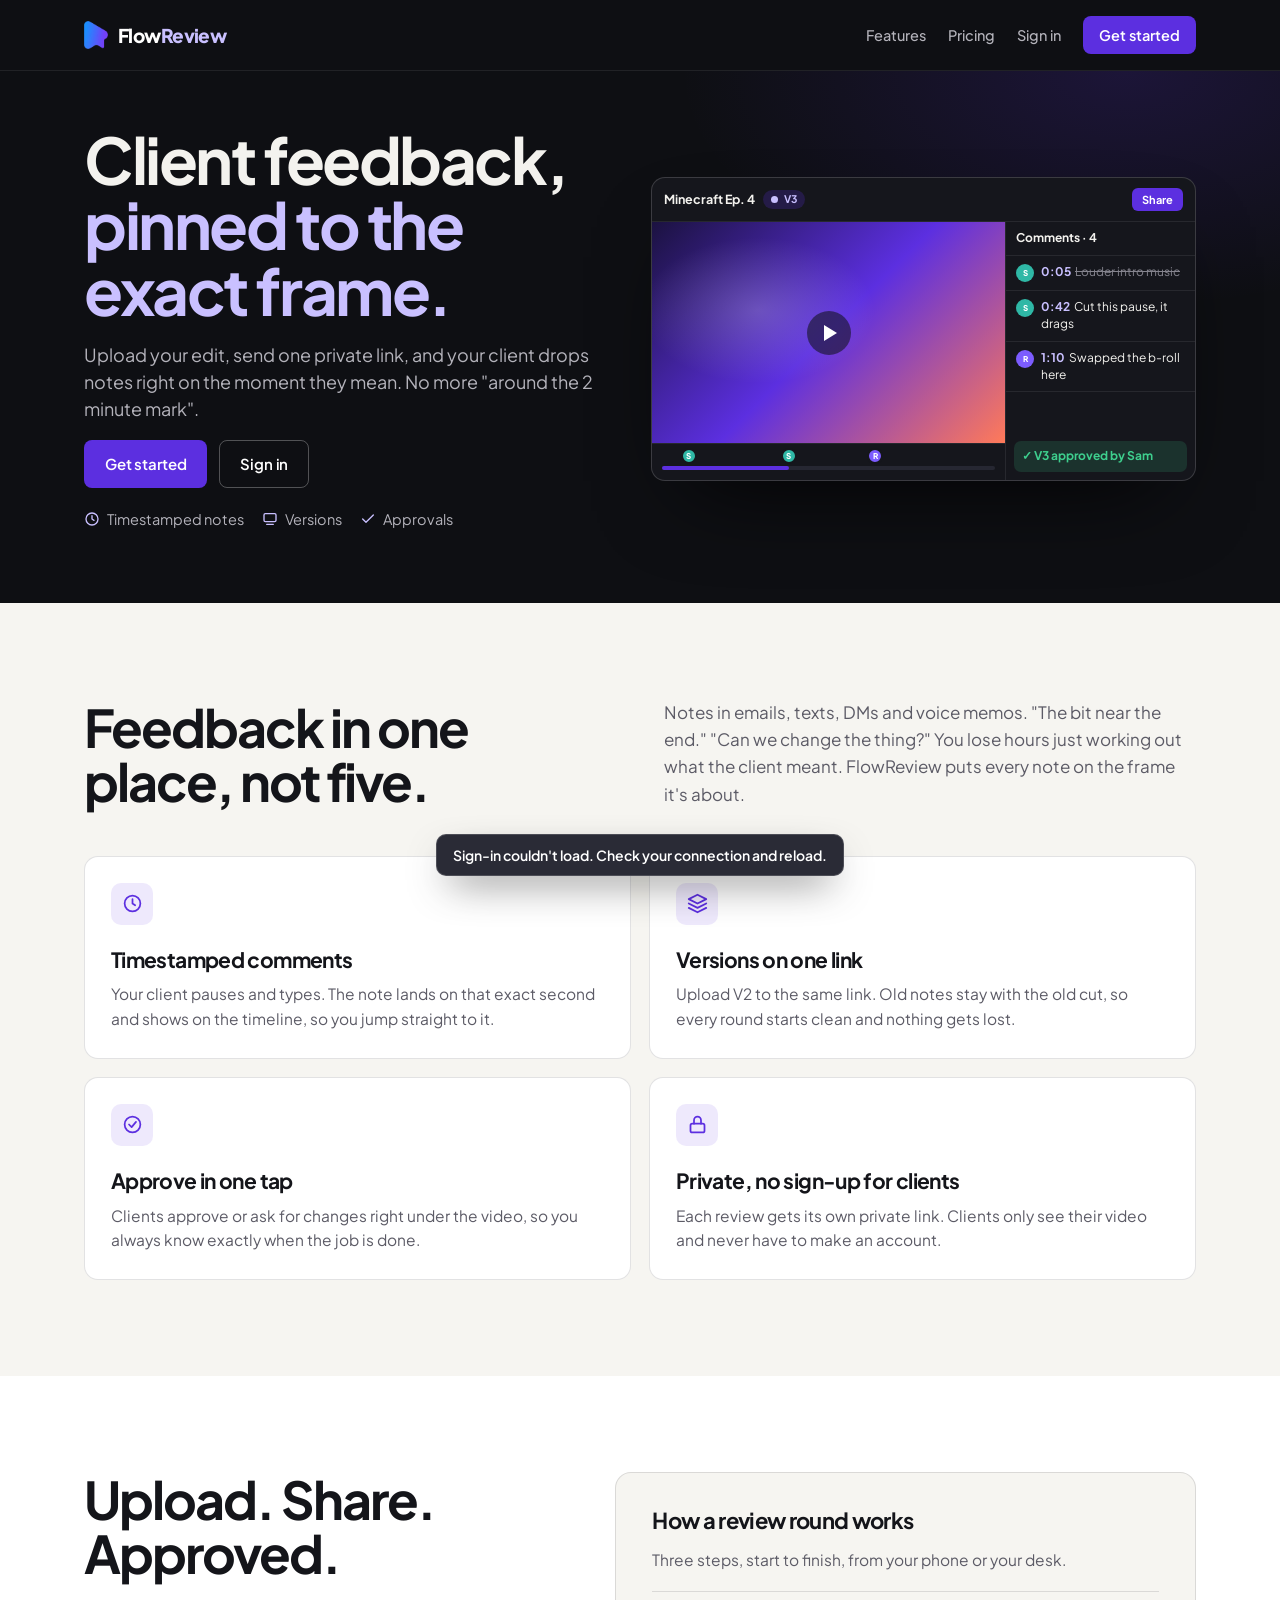
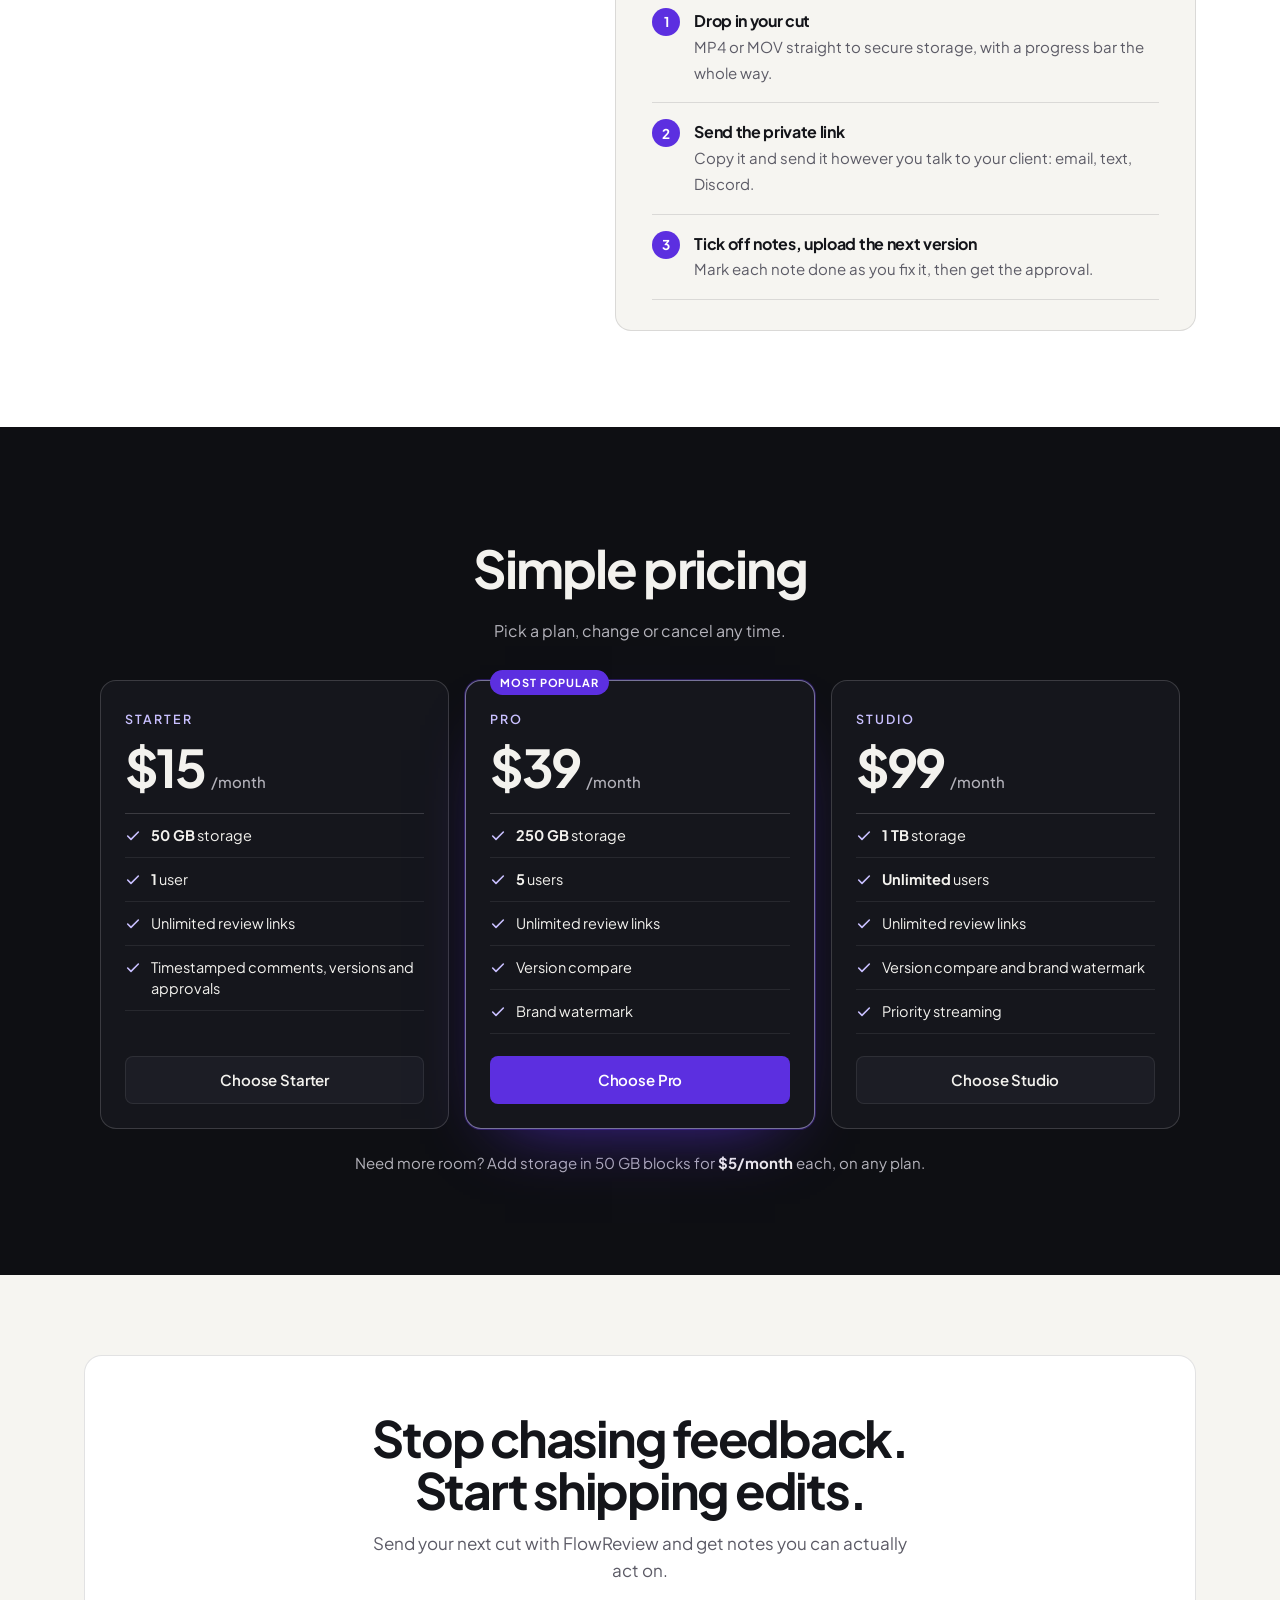
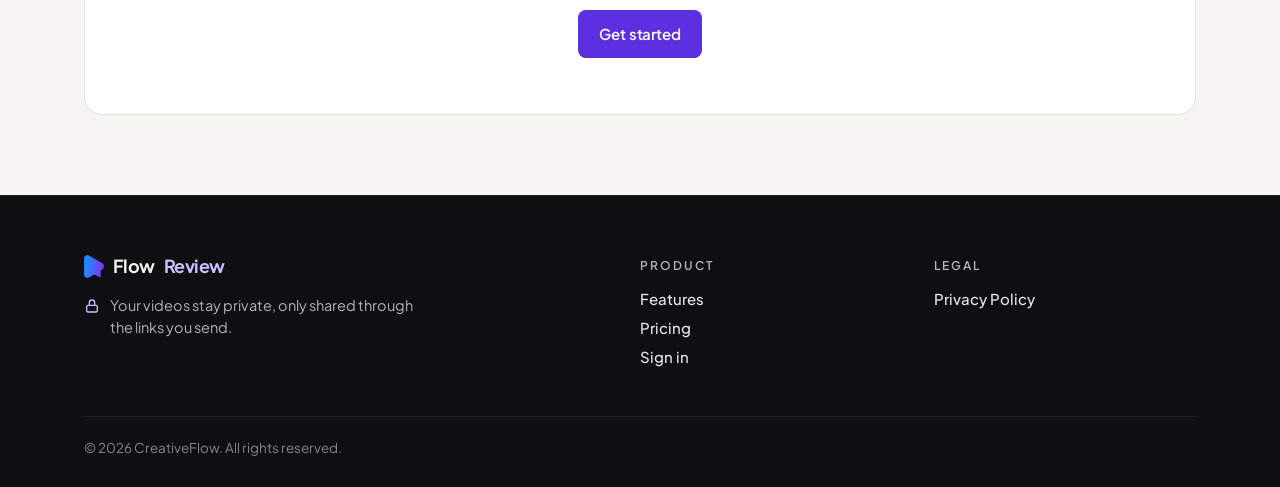
<file: index.html>
<!DOCTYPE html>
<html lang="en">
<head>
<meta charset="UTF-8">
<script>/* never shown inside another site's frame (stops click-tricking) */ if (window.top !== window.self) { try { window.top.location = window.location.href; } catch (e) { document.documentElement.style.display = "none"; } }</script>
<meta name="viewport" content="width=device-width, initial-scale=1.0, viewport-fit=cover">
<title>FlowReview | Video review for editors and their clients</title>
<meta name="description" content="Upload your edit, send your client a private link, and get notes pinned to the exact moment in the video. Versions and approvals included. Free to start.">
<link rel="canonical" href="https://flowreview.creativeflow.media/">
<meta property="og:type" content="website">
<meta property="og:site_name" content="FlowReview">
<meta property="og:title" content="FlowReview: client feedback, pinned to the exact frame">
<meta property="og:description" content="Upload your edit, send a private link, get timestamped notes and a clear approval. No client account needed.">
<meta property="og:url" content="https://flowreview.creativeflow.media/">
<meta property="og:image" content="https://flowreview.creativeflow.media/icon-512.png">
<meta name="twitter:card" content="summary">
<meta name="theme-color" content="#0e0f13">
<meta name="apple-mobile-web-app-capable" content="yes">
<meta name="apple-mobile-web-app-status-bar-style" content="black-translucent">
<meta name="apple-mobile-web-app-title" content="FlowReview">
<link rel="manifest" href="/manifest.webmanifest">
<link rel="icon" type="image/png" sizes="32x32" href="/favicon-32.png">
<link rel="apple-touch-icon" href="/apple-touch-icon.png">
<link rel="preconnect" href="https://fonts.googleapis.com">
<link rel="preconnect" href="https://fonts.gstatic.com" crossorigin>
<link href="https://fonts.googleapis.com/css2?family=Plus+Jakarta+Sans:wght@400;500;600;700;800&display=swap" rel="stylesheet">
<link rel="stylesheet" href="/assets/app.css">
<style>
  /* ================= Landing (same look as creativeflow.media/agency) ================= */
  .lp{ --paper: #f6f5f1; --ink-text: #14151a; --ink-dim: #5c5b66; --border: rgba(20,21,26,0.12);
    font-size: 16.5px; line-height: 1.6; }
  .lp h1, .lp h2, .lp h3{ margin: 0; text-wrap: balance; letter-spacing: -0.038em; }
  .lp .wrap{ max-width: 1160px; margin: 0 auto; padding-left: max(24px, env(safe-area-inset-left)); padding-right: max(24px, env(safe-area-inset-right)); }
  .lp .btn{ font-size: 15px; padding: 14px 20px; }
  .lp .btn-outline{ background: transparent; color: #fff; border-color: rgba(255,255,255,0.28); }
  .lp .btn-outline:hover{ border-color: #fff; background: rgba(255,255,255,0.06); }
  .site-header{ position: sticky; top: 0; z-index: 50; padding-top: env(safe-area-inset-top); background: var(--ink); border-bottom: 1px solid var(--line); }
  .topnav{ display: flex; align-items: center; justify-content: space-between; gap: 16px; padding: 16px 0; }
  .brand{ display: flex; align-items: center; gap: 10px; text-decoration: none; min-width: 0; }
  .brand .logo{ width: 24px; height: auto; }
  .footer-brand{ display: flex; align-items: center; gap: 9px; }
  .footer-brand .logo{ width: 20px; height: auto; }
  .sb-brand .logo{ width: 22px; height: auto; }
  .sb-brand .wm{ color: var(--text); }
  .sb-brand .wm > span{ color: var(--accent-ink); }
  .brand-name{ font-weight: 800; font-size: 19px; letter-spacing: -0.03em; color: #fff; white-space: nowrap; }
  .brand-name span{ color: var(--accent-ink); }
  .navlinks{ display: flex; align-items: center; gap: 22px; }
  .navlinks a, .navlinks button.link{ font: 500 14.5px var(--font); color: var(--text-dim); text-decoration: none; white-space: nowrap; background: none; border: 0; padding: 0; cursor: pointer; }
  .navlinks a:hover, .navlinks button.link:hover{ color: #fff; }
  .navlinks .nav-cta{ color: #fff; background: var(--accent); padding: 10px 16px; border-radius: 8px; font-weight: 600; border: 0; cursor: pointer; font-size: 14.5px; }
  .navlinks .nav-cta:hover{ background: var(--accent-hover); }
  #hero{ padding: 56px 0 72px; background: radial-gradient(720px 380px at 88% 0%, rgba(92,47,224,0.18), transparent 62%), var(--ink); }
  #hero .wrap{ display: grid; grid-template-columns: minmax(0, 1fr) minmax(0, 1.05fr); gap: 48px; align-items: center; }
  .hero-copy{ display: flex; flex-direction: column; align-items: flex-start; gap: 18px; }
  .hero-headline{ font-weight: 700; font-size: clamp(38px, 6.4vw, 64px); line-height: 1.02; letter-spacing: -0.045em; max-width: 14ch; }
  .hero-headline em{ font-style: normal; color: var(--accent-ink); }
  .hero-sub{ margin: 0; max-width: 40ch; color: var(--text-dim); font-size: 18px; line-height: 1.5; }
  .hero-ctas{ display: flex; flex-wrap: wrap; gap: 12px; }
  .hero-ticks{ display: flex; flex-wrap: wrap; gap: 8px 18px; font-size: 14.5px; color: var(--text-dim); margin: 2px 0 0; padding: 0; list-style: none; }
  .hero-ticks li{ display: flex; align-items: center; gap: 7px; }
  .hero-ticks svg{ width: 16px; height: 16px; color: var(--accent-ink); }
  /* product preview */
  .shot{ border: 1px solid var(--line-strong); border-radius: 14px; background: var(--ink-2); overflow: hidden; box-shadow: 0 40px 90px -40px rgba(0,0,0,0.9); font-size: 12px; line-height: 1.4; }
  .shot-top{ display: flex; align-items: center; gap: 8px; padding: 10px 12px; border-bottom: 1px solid var(--line); }
  .shot-top b{ font-size: 12.5px; }
  .shot-top .grow{ flex: 1; }
  .shot-top .s-btn{ background: var(--accent); color: #fff; font-weight: 700; padding: 4px 10px; border-radius: 6px; font-size: 11px; }
  .shot-body{ display: grid; grid-template-columns: 1fr 190px; }
  .shot-video{ position: relative; aspect-ratio: 16 / 10; background: linear-gradient(135deg, #1b1240 0%, #5c2fe0 50%, #ff7a59 100%); }
  .shot-video::after{ content: ""; position: absolute; inset: 0; background: radial-gradient(55% 55% at 30% 40%, rgba(255,255,255,0.2), transparent 60%); }
  .shot-play{ position: absolute; left: 50%; top: 50%; width: 44px; height: 44px; margin: -22px 0 0 -22px; border-radius: 50%; background: rgba(14,15,19,0.55); z-index: 1; display: grid; place-items: center; }
  .shot-play::before{ content: ""; margin-left: 4px; border-left: 13px solid #fff; border-top: 8px solid transparent; border-bottom: 8px solid transparent; }
  .shot-bar{ padding: 8px 10px 10px; border-top: 1px solid var(--line); grid-column: 1; }
  .shot-track{ position: relative; height: 4px; border-radius: 4px; background: var(--ink-4); margin-top: 14px; }
  .shot-track .f{ position: absolute; inset: 0 62% 0 0; background: var(--accent); border-radius: 4px; }
  .shot-track i{ position: absolute; top: -18px; width: 16px; height: 16px; margin-left: -8px; border-radius: 50%; border: 2px solid var(--ink-2); font: 800 8px/12px var(--font); color: #fff; text-align: center; font-style: normal; }
  .shot-side{ grid-row: 1 / span 2; grid-column: 2; border-left: 1px solid var(--line); display: flex; flex-direction: column; }
  .shot-side .h{ padding: 8px 10px; border-bottom: 1px solid var(--line); font-weight: 700; }
  .shot-c{ display: flex; gap: 7px; padding: 8px 10px; border-bottom: 1px solid var(--line); }
  .shot-c .av{ flex: none; width: 18px; height: 18px; border-radius: 50%; font: 800 8px/18px var(--font); color: #fff; text-align: center; }
  .shot-c .tcs{ color: var(--accent-ink); font-weight: 700; margin-right: 4px; }
  .shot-c.done span.t{ text-decoration: line-through; color: var(--muted); }
  .shot-ok{ margin: auto 8px 8px; padding: 7px 8px; border-radius: 7px; background: var(--good-soft); color: var(--good); font-weight: 700; }
  /* paper section */
  .paper{ background: var(--paper); color: var(--ink-text); padding: 96px 0; }
  .white{ background: #fff; color: var(--ink-text); padding: 96px 0; }
  .split{ display: grid; grid-template-columns: 1fr 1fr; gap: 48px; align-items: end; }
  .sec-title{ font-weight: 700; font-size: clamp(34px, 5vw, 52px); line-height: 1.04; letter-spacing: -0.045em; }
  .sec-copy{ margin: 0; color: var(--ink-dim); font-size: 17px; line-height: 1.6; }
  .feat-grid{ margin-top: 48px; display: grid; grid-template-columns: repeat(2, 1fr); gap: 18px; }
  .feat{ background: #fff; border: 1px solid var(--border); border-radius: 14px; padding: 26px; }
  .feat .ico{ width: 42px; height: 42px; border-radius: 10px; display: grid; place-items: center; background: rgba(92,47,224,0.1); color: var(--accent); }
  .feat .ico svg{ width: 21px; height: 21px; }
  .feat h3{ margin-top: 18px; font-size: 21px; letter-spacing: -0.03em; }
  .feat p{ margin: 6px 0 0; color: var(--ink-dim); font-size: 15.5px; line-height: 1.6; }
  .how{ display: grid; grid-template-columns: 0.9fr 1.1fr; gap: 56px; align-items: start; }
  .how-card{ background: var(--paper); border: 1px solid var(--border); border-radius: 16px; padding: 30px 36px; }
  .how-card h3{ font-size: 22px; letter-spacing: -0.03em; }
  .how-card > p{ margin: 10px 0 18px; color: var(--ink-dim); font-size: 15.5px; }
  .how-list{ list-style: none; margin: 0; padding: 0; }
  .how-list li{ display: flex; gap: 14px; padding: 16px 0; border-top: 1px solid var(--border); }
  .how-list li:last-child{ border-bottom: 1px solid var(--border); }
  .how-list .n{ flex: none; width: 28px; height: 28px; border-radius: 50%; background: var(--accent); color: #fff; font-weight: 700; font-size: 13.5px; display: grid; place-items: center; }
  .how-list b{ display: block; font-size: 16px; letter-spacing: -0.02em; }
  .how-list span{ color: var(--ink-dim); font-size: 15px; }
  .offer-sec{ background: var(--ink); padding: 100px 0; text-align: center; }
  .offer-sec h2{ font-size: clamp(36px, 5vw, 52px); font-weight: 700; }
  .offer-sec .lead{ margin: 8px 0 0; color: var(--text-dim); font-size: 16px; }
  .offer{ max-width: 560px; margin: 32px auto 0; text-align: left; background: var(--ink-2); border: 1px solid var(--line-strong); border-radius: 16px; padding: 36px 32px 32px; }
  .offer .kick{ margin: 0; font-size: 12.5px; font-weight: 600; letter-spacing: 0.16em; text-transform: uppercase; color: var(--accent-ink); }
  .offer h3{ margin-top: 14px; font-size: 30px; line-height: 1.15; font-weight: 700; }
  .offer .price{ margin-top: 10px; font-size: 76px; font-weight: 700; letter-spacing: -0.05em; line-height: 1; }
  .offer .price small{ font-size: 18px; color: var(--text-dim); letter-spacing: -0.01em; font-weight: 500; }
  .offer ul{ list-style: none; margin: 22px 0 0; padding: 0; border-top: 1px solid var(--line-strong); }
  .offer li{ display: flex; gap: 12px; padding: 13px 0; border-bottom: 1px solid var(--line); font-size: 15.5px; }
  .offer li svg{ flex: none; width: 17px; height: 17px; margin-top: 4px; color: var(--accent-ink); }
  .offer .after{ margin: 18px 0 16px; color: var(--text-dim); font-size: 15.5px; }
  .cta-sec{ background: var(--paper); padding: 80px 0; }
  .cta-card{ background: #fff; border: 1px solid var(--border); border-radius: 18px; padding: 56px 24px; text-align: center; color: var(--ink-text); }
  .cta-card h2{ font-size: clamp(34px, 5vw, 50px); line-height: 1.04; letter-spacing: -0.045em; font-weight: 700; max-width: 18ch; margin: 0 auto; }
  .cta-card p{ margin: 14px auto 26px; color: var(--ink-dim); max-width: 46ch; font-size: 17px; }
  .site-footer{ background: var(--ink); border-top: 1px solid var(--line); padding: 56px 0 calc(28px + env(safe-area-inset-bottom)); }
  .footer-top{ display: grid; grid-template-columns: 2fr 1fr 1fr; gap: 32px; }
  .footer-brand{ font-weight: 700; font-size: 18px; letter-spacing: -0.03em; }
  .footer-note{ margin: 14px 0 0; display: flex; gap: 10px; color: var(--text-dim); font-size: 14.5px; line-height: 1.5; max-width: 32ch; }
  .footer-note svg{ flex: none; width: 16px; height: 16px; margin-top: 3px; color: var(--accent-ink); }
  .footer-col h4{ margin: 4px 0 14px; font-size: 12px; font-weight: 600; letter-spacing: 0.16em; text-transform: uppercase; color: var(--text-dim); }
  .footer-col a, .footer-col button{ display: block; margin: 0 0 10px; color: #e7e6ea; text-decoration: none; font: 500 15px var(--font); background: none; border: 0; padding: 0; cursor: pointer; }
  .footer-col a:hover, .footer-col button:hover{ color: #fff; }
  .footer-bottom{ margin-top: 40px; padding-top: 20px; border-top: 1px solid var(--line); display: flex; justify-content: space-between; gap: 12px; flex-wrap: wrap; color: var(--muted); font-size: 13.5px; }
  @media (max-width: 900px){
    #hero .wrap, .split, .how{ grid-template-columns: 1fr; gap: 32px; }
    .feat-grid{ grid-template-columns: 1fr; }
    .footer-top{ grid-template-columns: 1fr 1fr; }
    .paper, .white{ padding: 72px 0; }
  }
  @media (max-width: 600px){
    .navlinks{ gap: 14px; }
    .navlinks .hide-sm{ display: none; }
    #hero{ padding: 36px 0 56px; }
    .shot-body{ grid-template-columns: 1fr; }
    .shot-side{ grid-row: auto; grid-column: 1; border-left: 0; border-top: 1px solid var(--line); }
    .shot-c:nth-child(n+4){ display: none; }
    .offer{ padding: 28px 22px 24px; }
    .offer .price{ font-size: 62px; }
    .how-card{ padding: 24px 22px; }
  }

  /* ================= Pricing tiers (landing + settings) ================= */
  .tiers{ margin: 36px auto 0; display: grid; grid-template-columns: repeat(3, minmax(0, 1fr)); gap: 16px; text-align: left; max-width: 1080px; }
  .tier{ position: relative; display: flex; flex-direction: column; background: var(--ink-2); border: 1px solid var(--line-strong); border-radius: 16px; padding: 28px 24px 24px; }
  .tier.hot{ border-color: rgba(201,192,255,0.55); box-shadow: 0 0 0 1px rgba(92,47,224,0.35), 0 30px 70px -40px rgba(92,47,224,0.8); }
  .tier .badge{ position: absolute; top: -11px; left: 24px; font-size: 11px; font-weight: 700; letter-spacing: 0.08em; text-transform: uppercase; background: var(--accent); color: #fff; padding: 4px 10px; border-radius: 999px; }
  .tier .kick{ margin: 0; font-size: 12.5px; font-weight: 600; letter-spacing: 0.16em; text-transform: uppercase; color: var(--accent-ink); }
  .tier .price{ margin: 12px 0 0; font-size: 52px; font-weight: 700; letter-spacing: -0.05em; line-height: 1; }
  .tier .price small{ font-size: 15px; color: var(--text-dim); letter-spacing: 0; font-weight: 500; }
  .tier ul{ list-style: none; margin: 20px 0 22px; padding: 0; border-top: 1px solid var(--line-strong); flex: 1; }
  .tier li{ display: flex; gap: 10px; padding: 11px 0; border-bottom: 1px solid var(--line); font-size: 14.5px; line-height: 1.45; }
  .tier li svg{ flex: none; width: 16px; height: 16px; margin-top: 3px; color: var(--accent-ink); }
  .tier li b{ font-weight: 700; }
  .tier .btn{ width: 100%; }
  .addon-line{ margin: 22px auto 0; color: var(--text-dim); font-size: 15px; }
  .addon-line b{ color: var(--text); }
  @media (max-width: 900px){ .tiers{ grid-template-columns: 1fr; max-width: 460px; } }
  /* settings page */
  .set{ display: grid; gap: 18px; max-width: 1080px; }
  .set-card{ background: var(--ink-2); border: 1px solid var(--line); border-radius: 14px; padding: 22px; }
  .set-card > h2{ margin: 0; font-size: 17px; letter-spacing: -0.02em; }
  .set-card > p.lead2{ margin: 6px 0 0; color: var(--text-dim); font-size: 14px; line-height: 1.5; }
  .set-card .tiers{ margin-top: 22px; max-width: none; }
  .set-card .tier{ background: var(--ink); padding: 24px 20px 20px; }
  .set-card .tier .price{ font-size: 40px; }
  .plan-sum{ margin-top: 14px; display: grid; grid-template-columns: minmax(0, 1.3fr) repeat(2, minmax(0, 1fr)); gap: 12px; }
  .plan-sum > div{ background: var(--ink); border: 1px solid var(--line); border-radius: 12px; padding: 14px 16px; display: grid; gap: 6px; align-content: start; }
  .plan-sum .lbl{ font-size: 11.5px; font-weight: 700; letter-spacing: 0.1em; text-transform: uppercase; color: var(--muted); }
  .plan-sum .big{ font-size: 20px; font-weight: 800; letter-spacing: -0.03em; }
  .plan-sum .sub2{ font-size: 13px; color: var(--text-dim); line-height: 1.45; }
  .plan-sum .acts2{ display: flex; flex-wrap: wrap; gap: 8px; margin-top: 4px; }
  .plan-sum .bar{ height: 6px; border-radius: 6px; background: var(--ink-4); overflow: hidden; }
  .plan-sum .bar span{ display: block; height: 100%; background: var(--accent); }
  .addon-box{ margin-top: 18px; display: flex; flex-wrap: wrap; align-items: center; gap: 12px 16px; padding: 14px 16px; border: 1px dashed var(--line-strong); border-radius: 12px; font-size: 14px; color: var(--text-dim); }
  .addon-box b{ color: var(--text); }
  .stepper{ display: inline-flex; align-items: center; border: 1px solid var(--line-strong); border-radius: 9px; overflow: hidden; }
  .stepper button{ width: 36px; height: 36px; border: 0; background: var(--ink-3); color: var(--text); font-size: 18px; cursor: pointer; }
  .stepper button:hover{ background: var(--ink-4); }
  .stepper span{ min-width: 44px; text-align: center; font-weight: 800; color: var(--text); font-variant-numeric: tabular-nums; }
  .people{ margin-top: 14px; display: grid; gap: 2px; }
  .person{ display: flex; align-items: center; gap: 12px; padding: 10px 4px; border-bottom: 1px solid var(--line); }
  .person .nm{ flex: 1; min-width: 0; font-weight: 600; font-size: 14px; }
  .person .nm small{ display: block; font-weight: 500; color: var(--muted); font-size: 12px; }
  .row-form{ margin-top: 14px; display: flex; flex-wrap: wrap; gap: 8px; }
  .row-form input{ flex: 1 1 220px; }
  .kv{ margin-top: 14px; display: grid; gap: 10px; font-size: 14px; color: var(--text-dim); }
  .kv strong{ color: var(--text); }
  .chk{ display: flex; gap: 12px; align-items: flex-start; padding: 10px 4px; border-bottom: 1px solid var(--line); font-size: 14px; }
  .chk .mark{ flex: none; width: 22px; height: 22px; border-radius: 50%; display: grid; place-items: center; font-weight: 800; font-size: 12px; }
  .chk.ok .mark{ background: var(--good-soft); color: var(--good); }
  .chk.bad .mark{ background: var(--bad-soft); color: var(--bad); }
  .chk b{ display: block; }
  .chk span.d{ color: var(--muted); font-size: 12.5px; overflow-wrap: anywhere; }
  .chk.bad span.d{ color: var(--bad); }
  .gum-row{ display: grid; grid-template-columns: 130px minmax(0, 1.4fr) minmax(0, 1fr) auto; gap: 8px; align-items: center; padding: 10px 0; border-bottom: 1px solid var(--line); }
  .gum-row b{ font-size: 14px; }
  .gum-row .ok{ color: var(--good); font-size: 12px; font-weight: 700; }
  @media (max-width: 760px){ .gum-row{ grid-template-columns: 1fr; } }
  .sb-plan{ display: flex; align-items: center; justify-content: space-between; gap: 8px; width: 100%; padding: 9px 10px; border-radius: 9px; border: 1px solid var(--line-strong); background: var(--ink-3); color: var(--text); font: 600 13px var(--font); cursor: pointer; text-align: left; }
  .sb-plan:hover{ background: var(--ink-4); }
  .sb-plan span{ color: var(--accent-ink); font-size: 12px; }
  .sb-plan.none{ background: var(--accent); border-color: transparent; color: #fff; }
  .sb-plan.none span{ color: #fff; }
  .blocked{ grid-column: 1 / -1; border: 1px solid var(--line-strong); border-radius: 14px; padding: 32px 24px; text-align: center; color: var(--text-dim); line-height: 1.55; }
  .blocked h2{ margin: 0 0 8px; color: var(--text); font-size: 19px; }
  .blocked .btn{ margin-top: 14px; }
  @media (max-width: 760px){ .plan-sum{ grid-template-columns: 1fr; } }

  /* ================= App shell (editor) ================= */
  .shell{ display: grid; grid-template-columns: 248px minmax(0, 1fr); min-height: 100vh; min-height: 100dvh; }
  .sidebar{ position: sticky; top: 0; height: 100vh; height: 100dvh; display: flex; flex-direction: column; background: var(--ink-2); border-right: 1px solid var(--line); padding: 14px 12px; padding-top: max(14px, env(safe-area-inset-top)); }
  .sb-brand{ display: flex; align-items: center; gap: 9px; padding: 4px 8px 16px; font-weight: 800; letter-spacing: -0.035em; font-size: 19px; text-decoration: none; }
  .sb-brand span{ color: var(--accent-ink); }
  .sb-new{ margin-bottom: 14px; }
  .sb-nav{ display: grid; gap: 2px; }
  .sb-nav button{ display: flex; align-items: center; gap: 10px; width: 100%; padding: 8px 10px; border-radius: 8px; border: 0; background: none; font: 600 13.5px var(--font); color: var(--text-dim); cursor: pointer; text-align: left; }
  .sb-nav button svg{ width: 17px; height: 17px; }
  .sb-nav button .n{ margin-left: auto; font-size: 11.5px; font-weight: 700; color: var(--muted); }
  .sb-nav button:hover{ background: var(--ink-3); color: var(--text); }
  .sb-nav button.on{ background: var(--ink-4); color: var(--text); }
  .sb-nav button.on .n.hot, .sb-nav .n.hot{ color: #fff; background: var(--accent); padding: 1px 7px; border-radius: 999px; }
  .sb-label{ margin: 22px 10px 8px; font-size: 11px; font-weight: 700; letter-spacing: 0.12em; text-transform: uppercase; color: var(--muted); }
  .sb-recent{ flex: 1; overflow-y: auto; display: grid; align-content: start; gap: 1px; min-height: 0; }
  .sb-recent button{ display: flex; align-items: center; gap: 9px; padding: 7px 10px; border-radius: 7px; border: 0; background: none; color: var(--text-dim); font: 500 13px var(--font); cursor: pointer; text-align: left; min-width: 0; }
  .sb-recent button:hover{ background: var(--ink-3); color: var(--text); }
  .sb-recent .dot{ flex: none; width: 7px; height: 7px; border-radius: 50%; background: var(--muted); }
  .sb-recent .dot.in_review{ background: var(--accent-ink); } .sb-recent .dot.changes{ background: var(--warn); } .sb-recent .dot.approved{ background: var(--good); }
  .sb-recent span.t{ overflow: hidden; text-overflow: ellipsis; white-space: nowrap; }
  .sb-foot{ border-top: 1px solid var(--line); padding-top: 12px; display: grid; gap: 12px; }
  .meter{ display: grid; gap: 6px; padding: 0 6px; font-size: 12px; color: var(--muted); font-weight: 600; }
  .meter .bar{ height: 5px; border-radius: 5px; background: var(--ink-4); overflow: hidden; }
  .meter .bar span{ display: block; height: 100%; background: var(--accent); }
  .meter.full .bar span{ background: var(--bad); }
  .me{ display: flex; align-items: center; gap: 10px; padding: 6px; border-radius: 9px; border: 0; background: none; cursor: pointer; text-align: left; width: 100%; }
  .me:hover{ background: var(--ink-3); }
  .me .who{ min-width: 0; display: grid; }
  .me .who b{ font-size: 13px; white-space: nowrap; overflow: hidden; text-overflow: ellipsis; }
  .me .who span{ font-size: 11.5px; color: var(--muted); white-space: nowrap; overflow: hidden; text-overflow: ellipsis; }
  .main{ min-width: 0; display: flex; flex-direction: column; }
  .m-top{ position: sticky; top: 0; z-index: 10; display: flex; align-items: center; gap: 12px; padding: 14px 28px; padding-top: max(14px, env(safe-area-inset-top)); background: rgba(14,15,19,0.92); backdrop-filter: blur(10px); -webkit-backdrop-filter: blur(10px); border-bottom: 1px solid var(--line); }
  .m-top h1{ margin: 0; font-size: 19px; font-weight: 800; letter-spacing: -0.03em; white-space: nowrap; }
  .m-top .grow{ flex: 1; }
  .search{ position: relative; width: min(280px, 40vw); }
  .search svg{ position: absolute; left: 10px; top: 50%; width: 16px; height: 16px; margin-top: -8px; color: var(--muted); }
  .search input{ padding: 8px 12px 8px 34px; font-size: 13.5px; background: var(--ink-2); border-color: var(--line); }
  .m-burger{ display: none; }
  .m-body{ padding: 24px 28px calc(48px + env(safe-area-inset-bottom)); }
  .notice{ background: var(--warn-soft); color: var(--warn); border-radius: 10px; padding: 12px 14px; font-size: 14px; margin-bottom: 18px; line-height: 1.5; }
  .chips{ display: none; gap: 6px; margin-bottom: 16px; overflow-x: auto; }
  .chips button{ flex: none; font: 600 12.5px var(--font); padding: 7px 12px; border-radius: 999px; border: 1px solid var(--line-strong); background: none; color: var(--text-dim); cursor: pointer; }
  .chips button.on{ background: var(--text); color: var(--ink); border-color: transparent; }
  .assets{ display: grid; grid-template-columns: repeat(auto-fill, minmax(250px, 1fr)); gap: 20px 18px; }
  .asset{ position: relative; display: grid; gap: 10px; cursor: pointer; border-radius: 12px; outline-offset: 4px; }
  .thumb{ position: relative; aspect-ratio: 16 / 9; border-radius: 10px; overflow: hidden; background: var(--ink-3); border: 1px solid var(--line); transition: border-color 0.12s ease; }
  .asset:hover .thumb{ border-color: var(--line-strong); }
  .thumb img.cover{ width: 100%; height: 100%; object-fit: cover; display: block; }
  .thumb video{ width: 100%; height: 100%; object-fit: contain; display: block; background: #000; pointer-events: none; }
  .thumb .ph{ position: absolute; inset: 0; display: grid; place-content: center; justify-items: center; gap: 6px; color: var(--muted); font-size: 12.5px; }
  .thumb .ph svg{ width: 30px; height: 30px; }
  .thumb .b{ position: absolute; font: 700 11px var(--font); padding: 3px 7px; border-radius: 6px; background: rgba(0,0,0,0.72); color: #fff; }
  .thumb .b.v{ left: 8px; top: 8px; }
  .thumb .b.d{ right: 8px; bottom: 8px; font-variant-numeric: tabular-nums; }
  .thumb .b.c{ left: 8px; bottom: 8px; background: var(--accent); display: flex; align-items: center; gap: 4px; }
  .thumb .b.c svg{ width: 11px; height: 11px; }
  .asset .quick{ position: absolute; right: 8px; top: 8px; display: flex; gap: 6px; opacity: 0; transition: opacity 0.12s ease; }
  .asset:hover .quick, .asset:focus-within .quick{ opacity: 1; }
  @media (hover: none){ .asset .quick{ opacity: 1; } }
  .asset .quick .icon-btn{ width: 30px; height: 30px; background: rgba(0,0,0,0.72); color: #fff; }
  .asset .quick .icon-btn svg{ width: 15px; height: 15px; }
  .asset .info{ display: flex; align-items: start; gap: 10px; padding: 0 2px; }
  .asset .info .t{ flex: 1; min-width: 0; }
  .asset h3{ margin: 0; font-size: 14.5px; font-weight: 700; letter-spacing: -0.02em; white-space: nowrap; overflow: hidden; text-overflow: ellipsis; }
  .asset .meta{ margin-top: 2px; font-size: 12.5px; color: var(--muted); white-space: nowrap; overflow: hidden; text-overflow: ellipsis; }
  .welcome{ grid-column: 1 / -1; border: 1px dashed var(--line-strong); border-radius: 14px; padding: 40px 24px; text-align: center; }
  .welcome .ico{ width: 52px; height: 52px; margin: 0 auto 14px; border-radius: 14px; display: grid; place-items: center; background: var(--accent-soft); color: var(--accent-ink); }
  .welcome .ico svg{ width: 26px; height: 26px; }
  .welcome h2{ margin: 0; font-size: 20px; letter-spacing: -0.03em; }
  .welcome p{ margin: 8px auto 18px; max-width: 46ch; color: var(--text-dim); line-height: 1.55; }
  /* review screen extras (editor) */
  .stage-empty{ position: absolute; inset: 0; z-index: 2; display: grid; place-content: center; justify-items: center; gap: 12px; text-align: center; padding: 24px; color: var(--text-dim); background: #08080b; }
  .stage-empty .ring{ width: 64px; height: 64px; border-radius: 18px; display: grid; place-items: center; background: var(--accent-soft); color: var(--accent-ink); }
  .stage-empty .ring svg{ width: 30px; height: 30px; }
  .stage-empty strong{ color: var(--text); font-size: 18px; letter-spacing: -0.02em; }
  .rv-progress{ position: relative; z-index: 3; }   /* above the empty-stage drop area */
  .prog-top{ display: flex; align-items: center; justify-content: space-between; gap: 12px; }
  .prog-top .btn{ padding: 6px 12px; font-size: 12.5px; flex: none; }
  dialog.ask{ width: min(420px, calc(100vw - 32px)); text-align: center; padding: 28px 24px 22px; }
  dialog.ask[open]{ animation: askIn 0.16s ease-out; }
  dialog.ask::backdrop{ background: rgba(0,0,0,0.7); backdrop-filter: blur(2px); -webkit-backdrop-filter: blur(2px); }
  @keyframes askIn{ from{ opacity: 0; transform: translateY(8px) scale(0.98); } to{ opacity: 1; transform: none; } }
  .ask-ico{ width: 56px; height: 56px; margin: 0 auto 16px; border-radius: 50%; display: grid; place-items: center; background: var(--accent-soft); color: var(--accent-ink); }
  .ask-ico svg{ width: 26px; height: 26px; }
  dialog.ask.danger .ask-ico{ background: var(--bad-soft); color: var(--bad); box-shadow: 0 0 0 8px rgba(255,143,143,0.06); }
  dialog.ask h2{ font-size: 20px; overflow-wrap: anywhere; }
  dialog.ask p{ margin: 8px 0 0; }
  .ask-list{ list-style: none; margin: 16px 0 0; padding: 12px 14px; border: 1px solid var(--line); border-radius: 10px; background: var(--ink); text-align: left; display: grid; gap: 8px; font-size: 13.5px; color: var(--text-dim); }
  .ask-list li{ display: flex; align-items: center; gap: 10px; }
  .ask-list svg{ width: 16px; height: 16px; flex: none; color: var(--bad); }
  dialog.ask .row{ margin-top: 22px; display: grid; grid-template-columns: 1fr 1fr; gap: 10px; }
  dialog.ask .row .btn{ width: 100%; padding: 12px 14px; }
  .btn.bad{ background: #e5484d; color: #fff; }
  .btn.bad:hover{ background: #cf3d42; }
  @media (prefers-reduced-motion: reduce){ dialog.ask[open]{ animation: none; } }
  .drop{ position: fixed; inset: 16px; z-index: 60; border: 2px dashed var(--accent-ink); border-radius: 16px; background: rgba(14,15,19,0.88); display: grid; place-content: center; text-align: center; gap: 6px; font-size: 22px; font-weight: 800; pointer-events: none; }
  .drop span{ font-size: 14px; font-weight: 500; color: var(--text-dim); }
  .file-btn input{ display: none; }
  .acct-info{ display: grid; gap: 6px; margin: 14px 0 6px; padding: 12px; border-radius: 10px; background: var(--ink); font-size: 13.5px; color: var(--text-dim); }
  .acct-info strong{ color: var(--text); }
  .center{ min-height: 100vh; min-height: 100dvh; display: grid; place-items: center; color: var(--muted); }
  @media (max-width: 860px){
    .shell{ grid-template-columns: 1fr; }
    .sidebar{ position: fixed; left: 0; top: 0; bottom: 0; z-index: 70; width: 270px; transform: translateX(-100%); transition: transform 0.2s ease; box-shadow: 20px 0 60px -20px rgba(0,0,0,0.8); }
    .shell.menu-open .sidebar{ transform: none; }
    .shell.menu-open::after{ content: ""; position: fixed; inset: 0; z-index: 65; background: rgba(0,0,0,0.55); }
    .m-burger{ display: inline-grid; }
    .m-top{ padding: 10px 14px; padding-top: max(10px, env(safe-area-inset-top)); gap: 8px; }
    .m-top .search{ display: none; }
    .m-body{ padding: 16px 16px calc(40px + env(safe-area-inset-bottom)); }
    .chips{ display: flex; }
    .assets{ grid-template-columns: repeat(auto-fill, minmax(min(100%, 260px), 1fr)); }
  }
</style>
</head>
<body>

<!-- ================= Landing (signed out) ================= -->
<div class="lp" id="landing" hidden>
  <header class="site-header"><div class="wrap"><nav class="topnav">
    <a class="brand" href="/" aria-label="FlowReview home"><img class="logo" src="/logo.png" alt="" width="24" height="28"><span class="brand-name">Flow<span>Review</span></span></a>
    <div class="navlinks">
      <a class="hide-sm" href="#features">Features</a>
      <a class="hide-sm" href="#pricing">Pricing</a>
      <button class="link" type="button" data-signin>Sign in</button>
      <button class="nav-cta" type="button" data-signup>Get started</button>
    </div>
  </nav></div></header>

  <section id="hero"><div class="wrap">
    <div class="hero-copy">
      <h1 class="hero-headline">Client feedback, <em>pinned to the exact frame.</em></h1>
      <p class="hero-sub">Upload your edit, send one private link, and your client drops notes right on the moment they mean. No more "around the 2 minute mark".</p>
      <div class="hero-ctas">
        <button class="btn" type="button" data-signup>Get started</button>
        <button class="btn btn-outline" type="button" data-signin>Sign in</button>
      </div>
      <ul class="hero-ticks">
        <li><svg viewBox="0 0 24 24" fill="none" stroke="currentColor" stroke-width="2" stroke-linecap="round" stroke-linejoin="round"><circle cx="12" cy="12" r="9"/><path d="M12 7v5l3 2"/></svg>Timestamped notes</li>
        <li><svg viewBox="0 0 24 24" fill="none" stroke="currentColor" stroke-width="2" stroke-linecap="round" stroke-linejoin="round"><rect x="3" y="4" width="18" height="12" rx="2"/><path d="M7 20h10"/></svg>Versions</li>
        <li><svg viewBox="0 0 24 24" fill="none" stroke="currentColor" stroke-width="2" stroke-linecap="round" stroke-linejoin="round"><path d="M20 6 9 17l-5-5"/></svg>Approvals</li>
      </ul>
    </div>
    <div class="shot" aria-hidden="true">
      <div class="shot-top"><b>Minecraft Ep. 4</b><span class="pill in_review" style="font-size:10.5px;padding:2px 8px">V3</span><span class="grow"></span><span class="s-btn">Share</span></div>
      <div class="shot-body">
        <div class="shot-video"><div class="shot-play"></div></div>
        <div class="shot-side">
          <div class="h">Comments · 4</div>
          <div class="shot-c done"><span class="av" style="background:#2fb8a6">S</span><div><span class="tcs">0:05</span><span class="t">Louder intro music</span></div></div>
          <div class="shot-c"><span class="av" style="background:#2fb8a6">S</span><div><span class="tcs">0:42</span>Cut this pause, it drags</div></div>
          <div class="shot-c"><span class="av" style="background:#7c5cff">R</span><div><span class="tcs">1:10</span>Swapped the b-roll here</div></div>
          <div class="shot-ok">✓ V3 approved by Sam</div>
        </div>
        <div class="shot-bar"><div class="shot-track"><div class="f"></div><i style="left:8%;background:#2fb8a6">S</i><i style="left:38%;background:#2fb8a6">S</i><i style="left:64%;background:#7c5cff">R</i></div></div>
      </div>
    </div>
  </div></section>

  <section class="paper" id="features"><div class="wrap">
    <div class="split">
      <h2 class="sec-title">Feedback in one place, not five.</h2>
      <p class="sec-copy">Notes in emails, texts, DMs and voice memos. "The bit near the end." "Can we change the thing?" You lose hours just working out what the client meant. FlowReview puts every note on the frame it's about.</p>
    </div>
    <div class="feat-grid">
      <div class="feat"><div class="ico"><svg viewBox="0 0 24 24" fill="none" stroke="currentColor" stroke-width="2" stroke-linecap="round" stroke-linejoin="round"><circle cx="12" cy="12" r="9"/><path d="M12 7v5l3 2"/></svg></div><h3>Timestamped comments</h3><p>Your client pauses and types. The note lands on that exact second and shows on the timeline, so you jump straight to it.</p></div>
      <div class="feat"><div class="ico"><svg viewBox="0 0 24 24" fill="none" stroke="currentColor" stroke-width="2" stroke-linecap="round" stroke-linejoin="round"><path d="M12 2 2 7l10 5 10-5-10-5z"/><path d="m2 17 10 5 10-5M2 12l10 5 10-5"/></svg></div><h3>Versions on one link</h3><p>Upload V2 to the same link. Old notes stay with the old cut, so every round starts clean and nothing gets lost.</p></div>
      <div class="feat"><div class="ico"><svg viewBox="0 0 24 24" fill="none" stroke="currentColor" stroke-width="2" stroke-linecap="round" stroke-linejoin="round"><circle cx="12" cy="12" r="9"/><path d="m8 12 3 3 5-6"/></svg></div><h3>Approve in one tap</h3><p>Clients approve or ask for changes right under the video, so you always know exactly when the job is done.</p></div>
      <div class="feat"><div class="ico"><svg viewBox="0 0 24 24" fill="none" stroke="currentColor" stroke-width="2" stroke-linecap="round" stroke-linejoin="round"><rect x="4" y="11" width="16" height="10" rx="2"/><path d="M8 11V7a4 4 0 0 1 8 0v4"/></svg></div><h3>Private, no sign-up for clients</h3><p>Each review gets its own private link. Clients only see their video and never have to make an account.</p></div>
    </div>
  </div></section>

  <section class="white"><div class="wrap how">
    <h2 class="sec-title">Upload. Share. Approved.</h2>
    <div class="how-card">
      <h3>How a review round works</h3>
      <p>Three steps, start to finish, from your phone or your desk.</p>
      <ol class="how-list">
        <li><span class="n">1</span><div><b>Drop in your cut</b><span>MP4 or MOV straight to secure storage, with a progress bar the whole way.</span></div></li>
        <li><span class="n">2</span><div><b>Send the private link</b><span>Copy it and send it however you talk to your client: email, text, Discord.</span></div></li>
        <li><span class="n">3</span><div><b>Tick off notes, upload the next version</b><span>Mark each note done as you fix it, then get the approval.</span></div></li>
      </ol>
    </div>
  </div></section>

  <section class="offer-sec" id="pricing"><div class="wrap">
    <h2>Simple pricing</h2>
    <p class="lead">Pick a plan, change or cancel any time.</p>
    <div class="tiers" id="tiersLanding"></div>
    <p class="addon-line">Need more room? Add storage in 50 GB blocks for <b>$5/month</b> each, on any plan.</p>
  </div></section>

  <section class="cta-sec"><div class="wrap"><div class="cta-card">
    <h2>Stop chasing feedback. Start shipping edits.</h2>
    <p>Send your next cut with FlowReview and get notes you can actually act on.</p>
    <button class="btn big" type="button" data-signup>Get started</button>
  </div></div></section>

  <footer class="site-footer"><div class="wrap">
    <div class="footer-top">
      <div><div class="footer-brand"><img class="logo" src="/logo.png" alt="" width="20" height="23">Flow<span style="color:var(--accent-ink)">Review</span></div>
        <p class="footer-note"><svg viewBox="0 0 24 24" fill="none" stroke="currentColor" stroke-width="2" stroke-linecap="round" stroke-linejoin="round"><rect x="4" y="11" width="16" height="10" rx="2"/><path d="M8 11V7a4 4 0 0 1 8 0v4"/></svg>Your videos stay private, only shared through the links you send.</p></div>
      <div class="footer-col"><h4>Product</h4><a href="#features">Features</a><a href="#pricing">Pricing</a><button type="button" data-signin>Sign in</button></div>
      <div class="footer-col"><h4>Legal</h4><a href="https://creativeflow.media/agency/#privacy">Privacy Policy</a></div>
    </div>
    <div class="footer-bottom"><span>&copy; 2026 CreativeFlow. All rights reserved.</span></div>
  </div></footer>
</div>

<!-- ================= App (signed in) ================= -->
<div id="loading" class="center"><p>Loading…</p></div>

<div class="shell" id="app" hidden>
  <aside class="sidebar" id="sidebar">
    <a class="sb-brand" href="#" aria-label="FlowReview"><img class="logo" src="/logo.png" alt="" width="22" height="26"><span class="wm">Flow<span>Review</span></span></a>
    <button class="btn block sb-new" type="button" data-new></button>
    <nav class="sb-nav" id="sbNav"></nav>
    <div class="sb-label">Reviews</div>
    <div class="sb-recent" id="sbRecent"></div>
    <div class="sb-foot">
      <button class="sb-plan" type="button" id="sbPlan"></button>
      <div class="meter" id="meter"><span id="meterText">–</span><div class="bar"><span id="meterBar"></span></div></div>
      <button class="me" type="button" id="me"><span id="meAvatar"></span><span class="who"><b id="meName"></b><span id="meEmail"></span></span></button>
    </div>
  </aside>

  <div class="main" id="setView" hidden>
    <header class="m-top">
      <button class="icon-btn m-burger" type="button" id="burger2" aria-label="Menu"></button>
      <h1>Settings &amp; billing</h1>
    </header>
    <div class="m-body"><div class="set">
      <div class="notice" id="billNotice" hidden></div>
      <section class="set-card">
        <h2>Plan &amp; billing</h2>
        <div class="plan-sum" id="planSum"></div>
        <div class="tiers" id="tiersApp"></div>
        <div class="addon-box" id="addonBox" hidden></div>
        <div id="purchases"></div>
        <form class="row-form" id="activateForm" hidden><input id="licenseKey" maxlength="64" placeholder="Bought on Gumroad? Paste the license key from your receipt" aria-label="Gumroad license key" autocomplete="off"><button class="btn ghost" type="submit">Activate</button><button class="btn ghost" type="button" id="recheckBtn">Refresh</button></form>
      </section>
      <section class="set-card">
        <h2>Team</h2>
        <p class="lead2" id="teamLead"></p>
        <div class="people" id="people"></div>
        <div id="teamActs"></div>
      </section>
      <section class="set-card" id="compCard">
        <h2>CreativeFlow monthly client?</h2>
        <p class="lead2">CreativeFlow's monthly clients get FlowReview Pro free. Enter the code you were sent.</p>
        <form class="row-form" id="redeemForm"><input id="redeemCode" maxlength="40" placeholder="Your code" aria-label="Code" autocomplete="off"><button class="btn" type="submit">Redeem</button></form>
      </section>
      <section class="set-card">
        <h2>Profile</h2>
        <div class="kv">
          <div>Signed in as <strong id="acctEmail"></strong></div>
          <div>Clients see your comments as <strong id="acctName"></strong></div>
          <div>Storage: <strong id="acctStorage"></strong></div>
        </div>
        <div class="row-form"><button class="btn ghost" type="button" id="acctRename">Change name</button><button class="btn ghost" type="button" id="acctOut">Sign out</button></div>
      </section>
      <section class="set-card" id="checkCard" hidden>
        <h2>Check storage (only you see this)</h2>
        <p class="lead2">Runs a real test upload (small and big) and shows exactly which step fails, if any.</p>
        <div class="row-form"><button class="btn" type="button" id="checkBtn">Run check</button></div>
        <div class="people" id="checkList"></div>
      </section>
      <section class="set-card" id="gumCard" hidden>
        <h2>Gumroad setup (only you see this)</h2>
        <p class="lead2">Make one <b>membership</b> product per row in Gumroad (monthly, with "Generate a unique license key per sale" turned on), then paste its link and product ID here.</p>
        <div id="gumRows"></div>
        <div class="kv"><div>Gumroad → Settings → Advanced → <strong>Ping</strong>: paste this address so purchases switch plans on by themselves.</div></div>
        <div class="copy-row" style="margin-top:8px"><input id="pingUrl" readonly aria-label="Ping address"><button class="btn" type="button" id="pingCopy">Copy</button></div>
      </section>
      <section class="set-card" id="founderCard" hidden>
        <h2>Comp codes (only you see this)</h2>
        <p class="lead2">Make a one-time code for a CreativeFlow monthly client. When they redeem it, their account gets Pro free until you revoke it.</p>
        <form class="row-form" id="compForm"><input id="compNote" maxlength="120" placeholder="Who it's for, e.g. Sparkxs (monthly)" aria-label="Who it's for"><button class="btn" type="submit">Make code</button></form>
        <div class="people" id="compList"></div>
      </section>
    </div></div>
  </div>

  <div class="main" id="libView">
    <header class="m-top">
      <button class="icon-btn m-burger" type="button" id="burger" aria-label="Menu"></button>
      <h1 id="libTitle">All reviews</h1>
      <span class="grow"></span>
      <label class="search"><span id="searchIco"></span><input id="search" type="search" placeholder="Search reviews" aria-label="Search reviews"></label>
      <button class="btn" type="button" data-new></button>
    </header>
    <div class="m-body">
      <div class="notice" id="setupNotice" hidden>Video storage is being set up. You can make reviews now; uploads will work shortly.</div>
      <div class="chips" id="chips"></div>
      <div class="assets" id="assets"></div>
    </div>
  </div>
</div>

<!-- one review, full screen -->
<div class="rv" id="rvView" hidden>
  <header class="rv-top">
    <button class="icon-btn" type="button" id="back" aria-label="Back to all reviews"></button>
    <div class="t"><h1 id="dTitle"></h1><div class="sub" id="dSub"></div></div>
    <select id="dVersion" aria-label="Version"></select>
    <span class="pill" id="dStatus"></span>
    <span class="grow"></span>
    <div class="acts">
      <label class="btn ghost file-btn" id="upBtn"><span class="ic"></span><span class="hide-sm">Upload version</span><input type="file" id="file" accept="video/mp4,video/quicktime,video/webm,video/x-m4v"></label>
      <button class="btn" type="button" id="shareBtn"></button>
      <button class="icon-btn" type="button" id="moreBtn" aria-label="More" aria-haspopup="menu"></button>
      <button class="acct-btn" type="button" id="rvAcct" aria-label="Your account" aria-haspopup="menu" aria-expanded="false"></button>
    </div>
  </header>
  <div class="rv-body">
    <div class="rv-stage">
      <div class="rv-progress" id="progress" hidden><div class="prog-top"><span id="progText">Uploading…</span><button class="btn ghost" type="button" id="progCancel">Cancel</button></div><div class="bar"><span id="progBar"></span></div></div>
      <div class="rv-banner" id="banner" hidden></div>
      <div id="player" class="cfp"></div>
      <div class="stage-empty" id="noVideo" hidden>
        <div class="ring" id="noVideoIco"></div>
        <strong>Drop your video here</strong>
        <span>MP4, MOV or WebM, up to 50 GB. An H.264 MP4 plays on every device.</span>
        <label class="btn file-btn">Choose a video<input type="file" id="file2" accept="video/mp4,video/quicktime,video/webm,video/x-m4v"></label>
      </div>
    </div>
    <aside class="rv-side">
      <div class="th-box" id="thBox">
        <div class="th-head"><h2>Thumbnails</h2><span class="grow"></span><label class="btn ghost file-btn" id="thAdd">Add<input type="file" id="thFile" accept="image/png,image/jpeg,image/webp" multiple></label></div>
        <div class="th-grid" id="thGrid"></div>
      </div>
      <div class="side-head"><h2>Comments</h2><span class="count" id="count">0</span><span class="grow"></span><label><input type="checkbox" id="hideDone">Hide done</label></div>
      <div class="cm-list" id="notes"></div>
      <div class="composer">
        <div class="box">
          <textarea id="noteText" rows="2" maxlength="2000" placeholder="Leave a comment…" aria-label="Your comment"></textarea>
          <div class="foot"><button type="button" class="tc at" id="at" title="Comment at this moment"><span id="atIco"></span><span id="atTime">0:00</span></button><span class="grow"></span><button class="btn" type="button" id="post">Send</button></div>
        </div>
        <div class="as" id="asLine"></div>
      </div>
    </aside>
  </div>
  <div class="drop" id="drop" hidden>Drop to upload<span>It becomes the next version</span></div>
</div>

<div class="menu" id="acctMenu" role="menu" hidden>
  <div class="menu-head" id="acctHead"></div>
  <button type="button" id="aLib" role="menuitem"></button>
  <button type="button" id="aSet" role="menuitem"></button>
  <button type="button" class="danger" id="aOut" role="menuitem"></button>
</div>
<div class="menu" id="moreMenu" role="menu" hidden>
  <a id="mView" target="_blank" rel="noopener" role="menuitem"></a>
  <button type="button" id="mRename" role="menuitem"></button>
  <button type="button" class="danger" id="mDelete" role="menuitem"></button>
</div>

<dialog id="newDlg">
  <form id="newForm">
    <h2 id="newDlgTitle">New review</h2>
    <p id="newDlgText">One review per video. You'll drop the video in next.</p>
    <label class="field">Video name<input id="newTitle" maxlength="120" placeholder="e.g. Minecraft Ep. 4" required></label>
    <label class="field">Client (optional)<input id="newClient" maxlength="120" placeholder="e.g. Sparkxs"></label>
    <div class="row"><button class="btn ghost" type="button" data-close>Cancel</button><button class="btn" type="submit" id="newSubmit">Create review</button></div>
  </form>
</dialog>

<dialog id="lightDlg" class="lightbox" aria-label="Thumbnail"><img id="lightImg" alt=""><div class="cap"><span id="lightName"></span><span class="grow"></span><button class="btn ghost" type="button" data-close>Close</button></div></dialog>

<dialog id="askDlg" class="ask" aria-labelledby="askTitle" aria-describedby="askText">
  <div class="ask-ico" id="askIco" aria-hidden="true"></div>
  <h2 id="askTitle"></h2>
  <p id="askText"></p>
  <ul class="ask-list" id="askList" hidden></ul>
  <div class="row"><button class="btn ghost" type="button" id="askNo">Cancel</button><button class="btn" type="button" id="askYes"></button></div>
</dialog>

<dialog id="shareDlg">
  <h2>Share with your client</h2>
  <p>Anyone with this link can watch, comment and approve this review. They never need an account.</p>
  <div class="copy-row"><input id="shareUrl" readonly aria-label="Client link"><button class="btn" type="button" id="shareCopy">Copy</button></div>
  <div class="row" style="display:flex;gap:8px;justify-content:flex-end;flex-wrap:wrap;margin-top:14px"><button class="btn ghost" type="button" id="shareNew" style="margin-right:auto" title="Sent it to the wrong person? Turn this link off and get a new one">Make a new link</button><a class="btn ghost" id="shareOpen" target="_blank" rel="noopener">Open client view</a><button class="btn ghost" type="button" data-close>Done</button></div>
</dialog>

<dialog id="nameDlg">
  <form id="nameForm">
    <h2>What should clients see?</h2>
    <p>Your replies show up on client links under this name. Your name or your business name both work.</p>
    <input id="nameInput" maxlength="60" placeholder="e.g. Rich or Malone Edits" aria-label="Name clients see" required>
    <div class="row"><button class="btn" type="submit">Save</button></div>
  </form>
</dialog>

<script src="/assets/player.js"></script>
<script>
(function () {
  'use strict';
  var API = 'https://creativeflow-ai.netlify.app/api/reviews';
  var CLERK_KEY = 'pk_live_Y2xlcmsuY3JlYXRpdmVmbG93Lm1lZGlhJA';
  var HINT = 'cf.uploader.signedIn';
  var I = CF.icons, el = CF.el, toast = CF.toast, fmt = CF.fmt;
  var ERRORS = {
    not_configured: 'Video storage is still being set up. Try again soon.',
    not_video: 'That isn\'t a video file (MP4, MOV or WebM).',
    too_big: 'That file is over 50 GB. Export a smaller review copy (an H.264 MP4 works well).',
    not_image: 'Thumbnails must be PNG, JPG or WebP images.',
    thumb_too_big: 'That image is over 15 MB.',
    too_many_thumbs: 'That\'s the most thumbnails for one review (12). Delete one first.',
    upload_incomplete: 'Some of the video didn\'t arrive. Try again.',
    no_space: 'Not enough storage left. Delete an old review to free some up.',
    upload_missing: 'The upload didn\'t arrive. Try again.',
    missing_title: 'Give the video a name.',
    missing_name: 'Add a name.',
    empty: 'Write a comment first.',
    too_many_projects: 'You\'ve hit the review limit. Delete some old reviews first.',
    daily_limit: 'That\'s a lot of activity for one day. Try again tomorrow.',
    too_many_comments: 'This review has reached its comment limit. Delete some old ones first.',
    signed_out: 'You were signed out. Reload the page.',
    network: 'Couldn\'t reach the server. Check your connection.',
    no_plan: 'Choose a plan to upload videos.',
    seat_limit: 'Your plan\'s seats are full. Upgrade or remove a teammate.',
    over_storage: 'You\'re using more storage than that would allow. Delete some videos first.',
    over_seats: 'That plan has fewer seats than your team. Remove teammates first.',
    billing_not_configured: 'Plans can\'t be bought just yet. Try again soon.',
    plan_first: 'Choose a plan first, then add extra storage.',
    bad_license: 'That license key wasn\'t found for a FlowReview plan. Copy it from your Gumroad receipt.',
    license_in_use: 'That license key is already on another FlowReview account.',
    gumroad_unreachable: 'Couldn\'t reach Gumroad. Try again in a minute.',
    bad_product_id: 'That doesn\'t look like a Gumroad product ID.',
    bad_product_url: 'Paste the product\'s Gumroad link, like https://you.gumroad.com/l/flowreview-pro.',
    owner_only: 'Only the account owner can change that.',
    no_subscription: 'There\'s no paid plan on this account yet.',
    bad_code: 'That code isn\'t valid or was already used.',
    bad_invite: 'That invite link has expired or was already used. Ask for a new one.',
    in_other_team: 'You\'re already in another team. Leave it first in Settings.',
    own_invite: 'That\'s your own invite link. Send it to a teammate.'
  };
  var $ = function (id) { return document.getElementById(id); };
  // A known problem gets its plain-English message; anything else keeps a short code at the end
  // (e.g. "Couldn't delete it. (server_error)") so it can be looked up.
  function errMsg(e, fallback) {
    var code = (e && e.code) || 'error';
    if (ERRORS[code]) return ERRORS[code];
    return fallback.replace(/\.?$/, '') + ' (' + code + ')';
  }
  var clerk = null, started = false, uploading = false, player = null;
  var st = { list: null, account: null, ready: true, open: null, project: null, comments: [], version: 0, filter: 'all', q: '', activeId: null };

  // icons into the static markup
  document.querySelectorAll('[data-new]').forEach(function (b) { b.innerHTML = I.plus + '<span>New review</span>'; });
  $('burger').innerHTML = I.menu; $('searchIco').innerHTML = I.search; $('back').innerHTML = I.arrowLeft;
  $('upBtn').querySelector('.ic').innerHTML = I.upload; $('shareBtn').innerHTML = I.share + '<span>Share</span>';
  $('moreBtn').innerHTML = I.more; $('burger2').innerHTML = I.menu; $('noVideoIco').innerHTML = I.upload; $('atIco').innerHTML = I.clock;
  $('aLib').innerHTML = I.grid + 'All reviews'; $('aSet').innerHTML = I.edit + 'Settings & billing'; $('aOut').innerHTML = I.arrowLeft + 'Log out';
  $('mView').innerHTML = I.eye + 'Open client view'; $('mRename').innerHTML = I.edit + 'Rename'; $('mDelete').innerHTML = I.trash + 'Delete review';
  document.querySelectorAll('dialog [data-close]').forEach(function (b) { b.addEventListener('click', function () { b.closest('dialog').close(); }); });

  // ------------------------------------------------ helpers
  function size(b) { if (b >= 1024 ** 3) return String(+(b / 1024 ** 3).toFixed(b >= 10 * 1024 ** 3 ? 0 : 1)) + ' GB'; if (b >= 1024 ** 2) return Math.round(b / 1024 ** 2) + ' MB'; return Math.max(0, Math.round(b / 1024)) + ' KB'; }
  function link(p) { return location.origin + '/review/#' + p.token; }
  async function headers(fresh) {
    var token = clerk && clerk.session ? await clerk.session.getToken(fresh ? { skipCache: true } : undefined) : null;
    if (!token) throw Object.assign(new Error('signed out'), { code: 'signed_out' });
    return { Authorization: 'Bearer ' + token, 'Content-Type': 'application/json' };
  }
  async function api(method, body) {
    var init = function (h) { return { method: method, headers: h, body: body ? JSON.stringify(body) : undefined, cache: 'no-store' }; };
    var res;
    try {
      res = await fetch(API, init(await headers()));
      if (res.status === 401) res = await fetch(API, init(await headers(true)));
    } catch (e) { throw Object.assign(new Error('api'), { code: e.code === 'signed_out' ? 'signed_out' : 'network' }); }
    var j = await res.json().catch(function () { return {}; });
    if (!res.ok) throw Object.assign(new Error('api'), { code: (j.error && j.error.code) || 'http_' + res.status });
    return j;
  }

  // ------------------------------------------------ account + storage
  function myName() { var u = clerk && clerk.user; return (st.account && st.account.name) || (u && (u.fullName || u.firstName)) || 'You'; }
  function renderAccount() {
    var a = st.account; if (!a) return;
    var full = a.quota && a.used >= a.quota * 0.95;
    $('meter').className = 'meter' + (full ? ' full' : '');
    $('meterText').textContent = size(a.used) + (a.quota ? ' of ' + size(a.quota) + ' used' : ' used');
    $('meterBar').style.width = a.quota ? Math.min(100, a.used / a.quota * 100).toFixed(1) + '%' : '2%';
    var u = clerk && clerk.user;
    var email = (u && u.primaryEmailAddress && u.primaryEmailAddress.emailAddress) || '';
    $('meName').textContent = myName(); $('meEmail').textContent = email || 'Account';
    var av = $('meAvatar'); av.innerHTML = '';
    if (u && u.hasImage && u.imageUrl) { var s = el('span', 'avatar'); var img = el('img'); img.src = u.imageUrl; img.alt = ''; s.appendChild(img); av.appendChild(s); }
    else av.appendChild(CF.avatar(myName(), 30));
    // the account button on the review screen, and its menu
    var mk = function (px) { if (u && u.hasImage && u.imageUrl) { var w = el('span', 'avatar'); var im = el('img'); im.src = u.imageUrl; im.alt = ''; w.appendChild(im); return w; } return CF.avatar(myName(), px); };
    $('rvAcct').innerHTML = ''; $('rvAcct').appendChild(mk(32));
    var h = $('acctHead'); h.innerHTML = ''; h.appendChild(mk(32));
    var who = el('div', 'who'); who.appendChild(el('b', '', myName())); who.appendChild(el('span', 'e', email || 'Signed in')); h.appendChild(who);
    var sp = $('sbPlan');
    sp.className = 'sb-plan' + (a.plan ? '' : ' none');
    sp.innerHTML = '';
    sp.append(a.plan ? (a.planName + ' plan') : 'Choose a plan', el('span', '', a.plan ? 'Settings' : 'See plans'));
    $('acctEmail').textContent = email || myName();
    $('acctName').textContent = a.name || '(not set)';
    $('acctStorage').textContent = size(a.used) + (a.quota ? ' of ' + size(a.quota) + ' used' : ' used, no limit');
  }
  function askName(force) {
    $('nameInput').value = myName() === 'You' ? '' : myName();
    $('nameDlg').dataset.force = force ? '1' : '';
    $('nameDlg').showModal();
    setTimeout(function () { $('nameInput').focus(); $('nameInput').select(); }, 30);
  }
  $('nameDlg').addEventListener('cancel', function (e) { if ($('nameDlg').dataset.force) e.preventDefault(); });
  $('nameForm').addEventListener('submit', async function (e) {
    e.preventDefault();
    var name = $('nameInput').value.trim(); if (!name) return;
    try { var r = await api('POST', { action: 'account', name: name }); st.account = r.account; renderAccount(); renderAs(); $('nameDlg').close(); toast('Saved. Clients see you as ' + st.account.name + '.'); }
    catch (err) { toast(errMsg(err, 'Couldn\'t save that.')); }
  });
  $('me').addEventListener('click', function () { closeMenu(); location.hash = 'settings'; });
  $('sbPlan').addEventListener('click', function () { closeMenu(); location.hash = 'settings'; });
  $('acctRename').addEventListener('click', function () { askName(false); });
  async function signOut() {
    try { localStorage.removeItem(HINT); } catch (e) {}
    try { await clerk.signOut({ redirectUrl: location.origin + '/' }); } catch (e) { location.href = '/'; }
  }
  $('acctOut').addEventListener('click', signOut);
  // account menu on the review screen
  function placeMenu(m, btn) { var r = btn.getBoundingClientRect(); m.hidden = false; m.style.top = (r.bottom + window.scrollY + 6) + 'px'; m.style.left = Math.max(8, Math.min(window.innerWidth - m.offsetWidth - 8, r.right - m.offsetWidth)) + 'px'; }
  $('rvAcct').addEventListener('click', function (e) {
    e.stopPropagation(); $('moreMenu').hidden = true;
    var m = $('acctMenu'); if (!m.hidden) { m.hidden = true; $('rvAcct').setAttribute('aria-expanded', 'false'); return; }
    placeMenu(m, $('rvAcct')); $('rvAcct').setAttribute('aria-expanded', 'true');
  });
  document.addEventListener('click', function () { $('acctMenu').hidden = true; $('rvAcct').setAttribute('aria-expanded', 'false'); });
  document.addEventListener('keydown', function (e) { if (e.key === 'Escape') { $('acctMenu').hidden = true; $('moreMenu').hidden = true; } });
  $('aLib').addEventListener('click', function () { go(''); });
  $('aSet').addEventListener('click', function () { location.hash = 'settings'; });
  $('aOut').addEventListener('click', async function () {
    if (await ask({ title: 'Log out of FlowReview?', text: 'You can log back in any time. Your reviews stay as they are.', yes: 'Log out', icon: I.arrowLeft })) signOut();
  });

  // ------------------------------------------------ library (all reviews)
  var FILTERS = [['all', 'All reviews', I.grid], ['todo', 'Needs attention', I.inbox], ['approved', 'Approved', I.badge]];
  function matches(p) {
    if (st.filter === 'todo' && !(p.open || p.status === 'changes')) return false;
    if (st.filter === 'approved' && p.status !== 'approved') return false;
    if (st.q && (p.title + ' ' + (p.client || '')).toLowerCase().indexOf(st.q) < 0) return false;
    return true;
  }
  async function load() {
    try { var r = await api('GET'); st.list = r.projects; st.account = r.account; st.ready = r.ready; st.role = r.role; }
    catch (e) {
      if (e.code === 'seat_limit') { seatBlocked(); return false; }
      if (!st.list) { $('assets').innerHTML = ''; $('assets').appendChild(el('div', 'empty', errMsg(e, 'Couldn\'t load your reviews.'))); }
      return false;
    }
    $('setupNotice').hidden = st.ready;
    if (!st.ready && r.missing && r.missing.length) $('setupNotice').textContent = 'Video storage isn\'t on yet. The server can\'t see these Netlify settings: ' + r.missing.join(', ') + '. Add them, then redeploy.';
    renderAccount(); renderNav(); renderLibrary();
    return true;
  }
  function counts() {
    var l = st.list || [];
    return { all: l.length, todo: l.filter(function (p) { return p.open || p.status === 'changes'; }).length, approved: l.filter(function (p) { return p.status === 'approved'; }).length };
  }
  function renderNav() {
    var c = counts(), nav = $('sbNav'), chips = $('chips');
    nav.innerHTML = ''; chips.innerHTML = '';
    FILTERS.forEach(function (f) {
      var b = el('button', st.filter === f[0] ? 'on' : ''); b.type = 'button'; b.innerHTML = f[2];
      b.append(f[1]); var n = el('span', 'n' + (f[0] === 'todo' && c.todo ? ' hot' : ''), c[f[0]] ? String(c[f[0]]) : ''); b.appendChild(n);
      b.addEventListener('click', function () { setFilter(f[0]); });
      nav.appendChild(b);
      var ch = el('button', st.filter === f[0] ? 'on' : '', f[1] + (c[f[0]] ? ' · ' + c[f[0]] : '')); ch.type = 'button';
      ch.addEventListener('click', function () { setFilter(f[0]); });
      chips.appendChild(ch);
    });
    var rec = $('sbRecent'); rec.innerHTML = '';
    (st.list || []).slice(0, 30).forEach(function (p) {
      var b = el('button'); b.type = 'button'; b.title = p.title;
      b.append(el('span', 'dot ' + p.status), el('span', 't', p.title));
      b.addEventListener('click', function () { closeMenu(); go(p.id); });
      rec.appendChild(b);
    });
    if (!(st.list || []).length) rec.appendChild(el('div', 'empty', 'None yet'));
    $('libTitle').textContent = FILTERS.filter(function (f) { return f[0] === st.filter; })[0][1];
  }
  function setFilter(f) { st.filter = f; closeMenu(); renderNav(); renderLibrary(); }
  function renderLibrary() {
    var box = $('assets'); box.innerHTML = '';
    if (!st.list) { box.appendChild(el('div', 'empty', 'Loading…')); return; }
    if (!st.list.length) {
      var w = el('div', 'welcome');
      var ic = el('div', 'ico'); ic.innerHTML = I.film; w.appendChild(ic);
      w.appendChild(el('h2', '', 'Start your first review'));
      w.appendChild(el('p', '', 'Make a review, drop your cut in, then send your client the private link. Their comments show up here, pinned to the exact moment.'));
      var b = el('button', 'btn big'); b.type = 'button'; b.innerHTML = I.plus + '<span>New review</span>'; b.addEventListener('click', newReview);
      w.appendChild(b); box.appendChild(w); return;
    }
    var shown = st.list.filter(matches);
    if (!shown.length) { box.appendChild(el('div', 'empty', st.q ? 'No reviews match "' + st.q + '".' : 'Nothing here right now.')); return; }
    shown.forEach(function (p) {
      var a = el('div', 'asset'); a.tabIndex = 0; a.setAttribute('role', 'link'); a.setAttribute('aria-label', 'Open ' + p.title);
      var th = el('div', 'thumb');
      if (p.cover) {
        var ci = el('img'); ci.src = p.cover; ci.alt = ''; ci.loading = 'lazy'; ci.className = 'cover'; th.appendChild(ci);
      } else if (p.preview) {
        var v = el('video'); v.muted = true; v.playsInline = true; v.preload = 'metadata'; v.src = p.preview + '#t=1';
        var d = el('span', 'b d', '');
        v.addEventListener('loadedmetadata', function () { if (isFinite(v.duration)) d.textContent = fmt(v.duration); });
        th.append(v, d);
      } else { var ph = el('div', 'ph'); ph.innerHTML = I.film; ph.appendChild(el('span', '', 'No video yet')); th.appendChild(ph); }
      if (p.versions) th.appendChild(el('span', 'b v', 'V' + p.versions));
      if (p.open) { var c = el('span', 'b c'); c.innerHTML = '<svg viewBox="0 0 24 24" fill="none" stroke="currentColor" stroke-width="2.6" stroke-linecap="round" stroke-linejoin="round"><path d="M21 15a2 2 0 0 1-2 2H7l-4 4V5a2 2 0 0 1 2-2h14a2 2 0 0 1 2 2z"/></svg>'; c.append(p.open + ' to do'); th.appendChild(c); }
      var quick = el('div', 'quick');
      var cp = el('button', 'icon-btn'); cp.type = 'button'; cp.innerHTML = I.share; cp.title = 'Copy client link'; cp.setAttribute('aria-label', 'Copy client link for ' + p.title);
      cp.addEventListener('click', function (e) { e.stopPropagation(); copyLink(p); });
      quick.appendChild(cp); th.appendChild(quick);
      var info = el('div', 'info'), t = el('div', 't');
      t.appendChild(el('h3', '', p.title));
      t.appendChild(el('div', 'meta', [p.client, p.comments ? p.comments + ' comment' + (p.comments === 1 ? '' : 's') : '', CF.ago(p.updated)].filter(Boolean).join(' · ')));
      info.append(t, el('span', 'pill ' + p.status, CF.STATUS[p.status] || p.status));
      a.append(th, info);
      a.addEventListener('click', function () { go(p.id); });
      a.addEventListener('keydown', function (e) { if (e.key === 'Enter') go(p.id); });
      box.appendChild(a);
    });
  }
  $('search').addEventListener('input', function () { st.q = $('search').value.trim().toLowerCase(); renderLibrary(); });
  $('burger').addEventListener('click', function () { $('app').classList.toggle('menu-open'); });
  $('app').addEventListener('click', function (e) { if (e.target === $('app') && $('app').classList.contains('menu-open')) closeMenu(); });
  function closeMenu() { $('app').classList.remove('menu-open'); }
  document.addEventListener('click', function (e) { if ($('app').classList.contains('menu-open') && !$('sidebar').contains(e.target) && !$('burger').contains(e.target) && !$('burger2').contains(e.target)) closeMenu(); });

  async function copyLink(p) {
    try { await navigator.clipboard.writeText(link(p)); toast('Client link copied. Send it to ' + (p.client || 'your client') + '.'); }
    catch (e) { openShare(p); }
  }

  // new review / rename
  var renaming = false;
  function newReview() {
    renaming = false; closeMenu();
    $('newDlgTitle').textContent = 'New review'; $('newDlgText').textContent = 'One review per video. You\'ll drop the video in next.'; $('newSubmit').textContent = 'Create review';
    $('newForm').reset(); $('newDlg').showModal(); setTimeout(function () { $('newTitle').focus(); }, 30);
  }
  document.querySelectorAll('[data-new]').forEach(function (b) { b.addEventListener('click', newReview); });
  $('newForm').addEventListener('submit', async function (e) {
    e.preventDefault();
    var btn = $('newSubmit'); btn.disabled = true;
    try {
      if (renaming) {
        await api('POST', { action: 'rename', id: st.open, title: $('newTitle').value, client: $('newClient').value });
        $('newDlg').close(); open(st.open, true); load();
      } else {
        var r = await api('POST', { action: 'create', title: $('newTitle').value, client: $('newClient').value });
        $('newDlg').close(); go(r.project.id); load();
      }
    } catch (err) { toast(errMsg(err, 'Couldn\'t save that.')); }
    btn.disabled = false;
  });

  // ------------------------------------------------ routing: #p/<id> opens a review (back button works)
  function go(id) { location.hash = id ? 'p/' + id : ''; }
  function route() {
    var m = location.hash.match(/^#p\/(r[0-9a-z]{6,20})$/), j = location.hash.match(/^#join\/([0-9a-f]{24})$/);
    if (m) open(m[1]);
    else if (j) join(j[1]);
    else if (location.hash === '#settings') showSettings();
    else close();
  }
  window.addEventListener('hashchange', function () { if (started) route(); });

  // ------------------------------------------------ one review
  async function open(id, keep) {
    var fresh = st.open !== id;
    st.open = id;
    $('app').hidden = true; $('rvView').hidden = false;
    if (fresh) { window.scrollTo(0, 0); $('dTitle').textContent = 'Loading…'; $('dSub').textContent = ''; $('dStatus').hidden = true; $('dVersion').hidden = true; st.version = 0; st.activeId = null; $('notes').innerHTML = ''; }
    var r;
    try { r = await api('POST', { action: 'get', id: id }); }
    catch (e) { if (!keep) { toast(e.code === 'http_404' || e.code === 'not_found' ? 'That review doesn\'t exist any more.' : errMsg(e, 'Couldn\'t open that review.')); go(''); } return; }
    if (st.open !== id) return;
    st.project = r.project; st.comments = r.comments;
    var p = st.project;
    $('dTitle').textContent = p.title; document.title = p.title + ' | FlowReview';
    $('dSub').textContent = [p.client, p.versions.length ? p.versions.length + ' version' + (p.versions.length === 1 ? '' : 's') : 'No video yet'].filter(Boolean).join(' · ');
    $('dStatus').hidden = false; $('dStatus').className = 'pill ' + p.status; $('dStatus').textContent = CF.STATUS[p.status] || p.status;
    $('mView').href = link(p);
    var sel = $('dVersion'); sel.innerHTML = '';
    p.versions.slice().reverse().forEach(function (v) { var o = el('option', '', 'V' + v.n + (v.n === p.versions.length ? ' (latest)' : '') + ' · ' + v.filename); o.value = v.n; sel.appendChild(o); });
    sel.hidden = !p.versions.length;
    pick(keep && p.versions.some(function (v) { return v.n === st.version; }) ? st.version : p.versions.length, !keep);
    renderAs(); renderThumbs();
  }
  // ---- thumbnails: images the client sees next to the video (e.g. options for the YouTube thumbnail)
  function lightbox(t) { $('lightImg').src = t.url; $('lightImg').alt = t.name || 'Thumbnail'; $('lightName').textContent = t.name || 'Thumbnail'; $('lightDlg').showModal(); }
  $('lightDlg').addEventListener('click', function (e) { if (e.target === $('lightDlg')) $('lightDlg').close(); });
  function renderThumbs() {
    var p = st.project; if (!p) return;
    var ts = p.thumbs || [], grid = $('thGrid'); grid.innerHTML = '';
    if (!ts.length) { grid.appendChild(el('div', 'th-empty', 'Add thumbnail options here (PNG, JPG or WebP). Your client sees them on their review link.')); grid.style.display = 'block'; return; }
    grid.style.display = '';
    ts.slice().reverse().forEach(function (t) {
      var it = el('div', 'th-item'), ob = el('button', 'open'); ob.type = 'button'; ob.setAttribute('aria-label', 'View ' + (t.name || 'thumbnail'));
      var im = el('img'); im.src = t.url; im.alt = ''; im.loading = 'lazy'; ob.appendChild(im);
      ob.addEventListener('click', function () { lightbox(t); });
      var del = el('button', 'icon-btn del'); del.type = 'button'; del.innerHTML = I.x; del.setAttribute('aria-label', 'Delete ' + (t.name || 'thumbnail'));
      del.addEventListener('click', async function () {
        if (!(await ask({ danger: true, title: 'Delete this thumbnail?', text: '"' + (t.name || 'Thumbnail') + '" is removed from the client\'s link too.', yes: 'Delete', icon: I.trash }))) return;
        try { var r = await api('POST', { action: 'thumb_delete', id: st.open, thumbId: t.id }); st.project.thumbs = r.project.thumbs; renderThumbs(); toast('Thumbnail deleted.'); }
        catch (e) { toast(errMsg(e, 'Couldn\'t delete it.')); }
      });
      it.append(ob, el('span', 'nm', t.name || 'Thumbnail'), del); grid.appendChild(it);
    });
  }
  async function uploadThumbs(files) {
    var id = st.open; if (!id || !files.length) return;
    for (var i = 0; i < files.length; i++) {
      var f = files[i];
      if (!/^image\/(png|jpeg|webp)$/.test(f.type)) { toast(f.name + ' isn\'t a PNG, JPG or WebP image.'); continue; }
      if (f.size > 15 * 1024 * 1024) { toast(f.name + ' is over 15 MB.'); continue; }
      toast('Uploading ' + f.name + '…');
      try {
        var s = await api('POST', { action: 'thumb_upload', id: id, type: f.type, size: f.size });
        await sendPartWithRetries(s.url, f, function () {}, { cancelled: false, xhrs: new Set() }, s.contentType);
        var r = await api('POST', { action: 'thumb_finish', id: id, key: s.key, name: f.name.replace(/\.[a-z0-9]+$/i, '') });
        if (st.open === id) { st.project.thumbs = r.project.thumbs; renderThumbs(); }
        toast('Thumbnail added. Your client sees it now.');
      } catch (e) {
        if (e.code === 'no_plan') { toast(ERRORS.no_plan); location.hash = 'settings'; return; }
        toast(errMsg(e, 'Couldn\'t upload ' + f.name + '.'));
      }
    }
    load();
  }
  $('thFile').addEventListener('change', function () { var fs = Array.prototype.slice.call($('thFile').files); $('thFile').value = ''; uploadThumbs(fs); });

  function close() {
    st.open = null; st.project = null;
    if (player) player.unload();
    $('rvView').hidden = true; $('app').hidden = false; $('setView').hidden = true; $('libView').hidden = false; document.title = 'FlowReview';
    load();
  }
  $('back').addEventListener('click', function () { go(''); });
  $('dVersion').addEventListener('change', function () { pick(Number($('dVersion').value)); });

  function pick(n, reload) {
    var p = st.project, v = p.versions.filter(function (x) { return x.n === n; })[0];
    $('noVideo').hidden = !!v;
    if (v && (reload || st.version !== n)) player.load(v.url);
    st.version = n;
    $('dVersion').value = String(n);
    var d = (p.decisions || []).filter(function (x) { return x.version === n; }).slice(-1)[0];
    var bn = $('banner');
    bn.hidden = !d;
    if (d) { bn.className = 'rv-banner ' + d.decision; bn.textContent = (d.decision === 'approved' ? '✓ Approved by ' : 'Changes requested by ') + d.name + ' · ' + CF.ago(d.at) + (d.note ? ' · "' + d.note + '"' : ''); }
    renderNotes();
  }
  function visible() {
    return st.comments.filter(function (c) { return c.version === st.version && !($('hideDone').checked && c.done); });
  }
  function renderNotes() {
    var all = st.comments.filter(function (c) { return c.version === st.version; });
    $('count').textContent = all.length;
    var box = $('notes'); box.innerHTML = '';
    var list = visible();
    if (!st.version) box.appendChild(el('div', 'empty', 'Upload a video, then share the link. Your client\'s comments show up here.'));
    else if (!all.length) box.appendChild(el('div', 'empty', 'No comments on this version yet. Pause the video and leave the first one below.'));
    else if (!list.length) box.appendChild(el('div', 'empty', 'Everything here is done.'));
    list.forEach(function (c) {
      var mine = c.by !== 'client';
      var row = el('div', 'cm' + (c.done ? ' done' : '') + (c.id === st.activeId ? ' active' : '')); row.dataset.t = c.t; row.dataset.id = c.id;
      row.appendChild(CF.avatar(mine ? myName() : c.name));
      var main = el('div', 'main'), head = el('div', 'head');
      head.appendChild(el('span', 'who', mine ? myName() : c.name));
      if (mine) head.appendChild(el('span', 'tag', 'YOU'));
      head.appendChild(el('span', 'when', CF.ago(c.created)));
      head.appendChild(el('span', 'grow'));
      var x = el('button', 'icon-btn x'); x.type = 'button'; x.innerHTML = I.trash; x.setAttribute('aria-label', 'Delete comment');
      x.addEventListener('click', async function (e) {
        e.stopPropagation();
        if (!confirm('Delete this comment?')) return;
        try { await api('POST', { action: 'delete_comment', id: st.open, commentId: c.id }); st.comments = st.comments.filter(function (y) { return y.id !== c.id; }); renderNotes(); }
        catch (err) { toast(errMsg(err, 'Couldn\'t delete it.')); }
      });
      head.appendChild(x);
      if (!mine) {
        var chk = el('button', 'check' + (c.done ? ' on' : '')); chk.type = 'button'; chk.innerHTML = I.check;
        chk.title = c.done ? 'Mark not done' : 'Mark done'; chk.setAttribute('aria-pressed', String(!!c.done)); chk.setAttribute('aria-label', 'Done');
        chk.addEventListener('click', async function (e) {
          e.stopPropagation();
          try { var r = await api('POST', { action: 'done', id: st.open, commentId: c.id, done: !c.done }); c.done = r.comment.done; renderNotes(); }
          catch (err) { toast(errMsg(err, 'Couldn\'t update that comment.')); }
        });
        head.appendChild(chk);
      }
      var text = el('div', 'text'); var tc = el('button', 'tc', fmt(c.t)); tc.type = 'button';
      text.append(tc, el('span', 'body', c.text));
      main.append(head, text); row.appendChild(main);
      row.addEventListener('click', function () { st.activeId = c.id; player.seek(c.t); highlight(); });
      box.appendChild(row);
    });
    player.setMarks(all.map(function (c) { return { t: c.t, name: c.by !== 'client' ? myName() : c.name, text: c.text, done: c.done, id: c.id }; }), function (m) {
      st.activeId = m.id; highlight();
      var r = document.querySelector('.cm[data-id="' + m.id + '"]'); if (r) r.scrollIntoView({ block: 'nearest', behavior: 'smooth' });
    });
    highlight();
  }
  function highlight() {
    var now = player.time();
    document.querySelectorAll('.cm').forEach(function (n) { n.classList.toggle('active', n.dataset.id === st.activeId || (!st.activeId && Math.abs(Number(n.dataset.t) - now) < 1.5)); });
  }
  $('hideDone').addEventListener('change', renderNotes);
  function renderAs() { $('asLine').textContent = ''; var s = el('span', '', 'Clients see your comments as ' + myName() + ' · '); var b = el('button', '', 'change'); b.type = 'button'; b.addEventListener('click', function () { askName(false); }); $('asLine').append(s, b); }

  async function post() {
    var text = $('noteText').value.trim(); if (!text) { $('noteText').focus(); return; }
    if (!st.version) { toast('Upload a video first.'); return; }
    if (!st.account || !st.account.name) { askName(true); return; }
    var btn = $('post'); btn.disabled = true;
    try {
      var r = await api('POST', { action: 'comment', id: st.open, version: st.version, t: player.time(), text: text });
      st.comments.push(r.comment); st.comments.sort(function (a, b) { return (a.version - b.version) || (a.t - b.t); });
      $('noteText').value = ''; st.activeId = r.comment.id; renderNotes();
    } catch (e) { toast(errMsg(e, 'Couldn\'t post the comment.')); }
    btn.disabled = false;
  }
  $('post').addEventListener('click', post);
  $('noteText').addEventListener('keydown', function (e) { if (e.key === 'Enter' && !e.shiftKey) { e.preventDefault(); post(); } });
  $('noteText').addEventListener('focus', function () { player.video.pause(); });
  $('at').addEventListener('click', function () { player.video.pause(); $('noteText').focus(); });

  // A FlowReview-styled "are you sure?" pop-up. ask({ title, text, items, yes, danger, icon, work }) -> Promise<boolean>.
  // With `work` (an async function), the pop-up stays open showing progress until it finishes.
  function ask(o) {
    var d = $('askDlg');
    d.className = 'ask' + (o.danger ? ' danger' : '');
    $('askIco').innerHTML = o.icon || (o.danger ? I.trash : I.badge);
    $('askTitle').textContent = o.title; $('askText').textContent = o.text || '';
    var list = $('askList'); list.innerHTML = ''; list.hidden = !(o.items && o.items.length);
    (o.items || []).forEach(function (t) { var li = el('li'); li.innerHTML = I.x; li.appendChild(el('span', '', t)); list.appendChild(li); });
    var yes = $('askYes'), no = $('askNo');
    yes.textContent = o.yes || 'OK'; no.textContent = o.no || 'Cancel'; yes.className = 'btn' + (o.danger ? ' bad' : ''); yes.disabled = no.disabled = false;
    return new Promise(function (resolve) {
      var busy = false;
      function done(v) { cleanup(); if (d.open) d.close(); resolve(v); }
      function onYes() {
        if (!o.work) return done(true);
        busy = true; yes.disabled = no.disabled = true; yes.textContent = o.busy || 'Working…';
        Promise.resolve(o.work()).then(function () { busy = false; done(true); }, function (e) { busy = false; yes.disabled = no.disabled = false; yes.textContent = o.yes || 'OK'; toast(errMsg(e, 'That didn\'t work. Try again.')); });
      }
      function onNo() { if (!busy) done(false); }
      function onCancel(e) { e.preventDefault(); onNo(); }
      function onBackdrop(e) { if (e.target === d) onNo(); }
      function cleanup() { yes.removeEventListener('click', onYes); no.removeEventListener('click', onNo); d.removeEventListener('cancel', onCancel); d.removeEventListener('click', onBackdrop); }
      yes.addEventListener('click', onYes); no.addEventListener('click', onNo); d.addEventListener('cancel', onCancel); d.addEventListener('click', onBackdrop);
      d.showModal(); no.focus();
    });
  }

  // share + more menu
  var shareP = null;
  function openShare(p) { shareP = p; $('shareUrl').value = link(p); $('shareOpen').href = link(p); $('shareDlg').showModal(); $('shareUrl').select(); }
  // Sent to the wrong person? A new link; the old one stops working straight away.
  $('shareNew').addEventListener('click', async function () {
    var p = shareP; if (!p) return;
    $('shareDlg').close();
    var fresh = null;
    var ok = await ask({ title: 'Make a new link?', text: 'The link you sent before stops working straight away. Comments, versions and approvals all stay. Send the new link to ' + (p.client || 'your client') + '.', yes: 'Make new link', busy: 'Making…', icon: I.share,
      work: async function () { fresh = (await api('POST', { action: 'new_link', id: p.id })).project; } });
    if (!ok || !fresh) { openShare(p); return; }
    p.token = fresh.token;
    if (st.project && st.project.id === p.id) st.project.token = fresh.token;
    (st.list || []).forEach(function (x) { if (x.id === p.id) x.token = fresh.token; });
    if (st.open === p.id) $('mView').href = link(p);
    openShare(p);
    toast('New link made. The old one no longer works.');
  });
  $('shareBtn').addEventListener('click', function () { if (st.project) openShare(st.project); });
  $('shareCopy').addEventListener('click', async function () {
    try { await navigator.clipboard.writeText($('shareUrl').value); toast('Link copied. Send it to ' + ((st.project && st.project.client) || 'your client') + '.'); $('shareDlg').close(); }
    catch (e) { $('shareUrl').select(); document.execCommand('copy'); toast('Link copied.'); }
  });
  $('moreBtn').addEventListener('click', function (e) {
    e.stopPropagation(); $('acctMenu').hidden = true;
    var m = $('moreMenu'); if (!m.hidden) { m.hidden = true; return; }
    var r = $('moreBtn').getBoundingClientRect();
    m.hidden = false; m.style.top = (r.bottom + window.scrollY + 6) + 'px'; m.style.left = Math.max(8, r.right - m.offsetWidth) + 'px';
  });
  document.addEventListener('click', function () { $('moreMenu').hidden = true; });
  $('mRename').addEventListener('click', function () {
    if (!st.project) return; renaming = true;
    $('newDlgTitle').textContent = 'Rename review'; $('newDlgText').textContent = 'Change the name or client. The client link stays the same.'; $('newSubmit').textContent = 'Save';
    $('newTitle').value = st.project.title; $('newClient').value = st.project.client || ''; $('newDlg').showModal();
  });
  $('mDelete').addEventListener('click', async function () {
    var p = st.project; if (!p) return;
    var vids = p.versions.length, notes = st.comments.length;
    var gone = await ask({
      danger: true, title: 'Delete "' + p.title + '"?',
      text: 'This can\'t be undone. Everything in this review is removed for good:',
      items: [vids ? vids + ' video version' + (vids === 1 ? '' : 's') + (vids ? ' (' + size(p.versions.reduce(function (a, v) { return a + (v.size || 0); }, 0)) + ')' : '') : 'No videos uploaded yet',
        notes ? notes + ' comment' + (notes === 1 ? '' : 's') : 'No comments yet',
        'The client link stops working' + (p.client ? ' for ' + p.client : '')],
      yes: 'Delete review', busy: 'Deleting…',
      work: function () { return api('POST', { action: 'delete', id: st.open }); }
    });
    if (gone) { toast('"' + p.title + '" was deleted.'); go(''); }
  });

  // ------------------------------------------------ uploading: straight from this browser to storage, with progress
  // Some browsers don't say what kind of file it is: tell from the name.
  function videoType(file) {
    if (/^video\/(mp4|quicktime|webm|x-m4v)$/.test(file.type)) return file.type;
    var ext = (file.name.match(/\.([a-z0-9]+)$/i) || [])[1] || '';
    return { mp4: 'video/mp4', mov: 'video/quicktime', qt: 'video/quicktime', m4v: 'video/x-m4v', webm: 'video/webm' }[ext.toLowerCase()] || '';
  }
  var upCtl = null;   // the upload in progress: { cancelled, xhrs }
  function sendPart(url, blob, onProgress, ctl, contentType) {
    return new Promise(function (resolve, reject) {
      var x = new XMLHttpRequest(); ctl.xhrs.add(x);
      x.open('PUT', url); if (contentType) x.setRequestHeader('Content-Type', contentType);
      x.upload.onprogress = function (e) { if (e.lengthComputable) onProgress(e.loaded); };
      x.onload = function () { ctl.xhrs.delete(x); x.status >= 200 && x.status < 300 ? resolve() : reject(Object.assign(new Error('upload'), { code: 'upload_' + x.status, status: x.status })); };
      x.onerror = function () { ctl.xhrs.delete(x); reject(Object.assign(new Error('upload'), { code: 'upload_network' })); };
      x.onabort = function () { ctl.xhrs.delete(x); reject(Object.assign(new Error('upload'), { code: 'cancelled' })); };
      x.send(blob);
    });
  }
  var wait = function (ms) { return new Promise(function (r) { setTimeout(r, ms); }); };
  function online() { return navigator.onLine !== false ? Promise.resolve() : new Promise(function (r) { window.addEventListener('online', function on() { window.removeEventListener('online', on); r(); }); }); }
  // A part is tried up to 6 times (waiting longer each time, and for the connection to come back).
  async function sendPartWithRetries(url, blob, onProgress, ctl, contentType) {
    var delays = [1000, 3000, 8000, 15000, 30000];
    for (var attempt = 0; ; attempt++) {
      if (ctl.cancelled) throw Object.assign(new Error('upload'), { code: 'cancelled' });
      try { onProgress(0); return await sendPart(url, blob, onProgress, ctl, contentType); }
      catch (e) {
        if (e.code === 'cancelled' || e.status === 403 || attempt >= delays.length) throw e;
        await wait(delays[attempt]); await online();
      }
    }
  }
  function fmtTime(sec) { if (!isFinite(sec) || sec <= 0) return ''; if (sec < 90) return 'under 2 min'; if (sec < 3600) return 'about ' + Math.round(sec / 60) + ' min'; return 'about ' + (sec / 3600).toFixed(1) + ' hours'; }

  async function upload(file) {
    if (!file || !st.open) return;
    if (uploading) { toast('One upload at a time. Wait for this one to finish.'); return; }
    var type = videoType(file);
    if (!type) { toast(ERRORS.not_video); return; }
    if (st.account && file.size > st.account.maxVideo) { toast(ERRORS.too_big); return; }
    var id = st.open, prog = $('progress'), bar = $('progBar'), txt = $('progText');
    var ctl = upCtl = { cancelled: false, xhrs: new Set(), key: null };
    var lock = null; try { if (navigator.wakeLock) lock = await navigator.wakeLock.request('screen'); } catch (e) {}   // keep the phone awake
    uploading = true;
    var started = Date.now(), sent = 0;
    function show(done) {
      sent = done; var p = Math.min(1, done / file.size); bar.style.width = (p * 100).toFixed(1) + '%';
      var secs = (Date.now() - started) / 1000, rate = done / Math.max(secs, 0.5), left = (file.size - done) / Math.max(rate, 1);
      txt.textContent = 'Uploading ' + file.name + ': ' + Math.round(p * 100) + '% (' + size(done) + ' of ' + size(file.size) + ')' +
        (secs > 4 && rate > 0 ? ' · ' + size(rate) + '/s · ' + fmtTime(left) + ' left' : '') + '. Keep this page open.';
    }
    try {
      var s = await api('POST', { action: 'upload', id: id, filename: file.name, type: type, size: file.size });
      ctl.key = s.key;
      prog.hidden = false; bar.style.width = '0%'; show(0);
      if (s.multipart) {
        // big file: equal parts, 4 at a time, each retried on its own
        var urls = s.multipart.urls, ps = s.multipart.partSize, loaded = new Array(urls.length).fill(0);
        var tick = function () { show(loaded.reduce(function (a, b) { return a + b; }, 0)); };
        var sendList = async function (list) {
          var next = 0;
          async function worker() {
            while (next < list.length) {
              var i = list[next++];
              await sendPartWithRetries(urls[i], file.slice(i * ps, Math.min(file.size, (i + 1) * ps)), function (n) { loaded[i] = n; tick(); }, ctl);
            }
          }
          await Promise.all([worker(), worker(), worker(), worker()]);
        };
        await sendList(urls.map(function (_, i) { return i; }));
        txt.textContent = 'Finishing…';
        try { await api('POST', { action: 'finish', id: id, key: s.key, filename: file.name, type: type }); }
        catch (e) {
          if (e.code !== 'upload_incomplete') throw e;
          // a part went missing on the way: send everything again once, then finish
          await sendList(urls.map(function (_, i) { return i; }));
          await api('POST', { action: 'finish', id: id, key: s.key, filename: file.name, type: type });
        }
      } else {
        await sendPartWithRetries(s.url, file, show, ctl, s.contentType);
        txt.textContent = 'Finishing…';
        await api('POST', { action: 'finish', id: id, key: s.key, filename: file.name, type: type });
      }
      prog.hidden = true; toast('Uploaded. Your client sees it on their link now.');
      if (st.open === id) open(id);
      load();
    } catch (e) {
      prog.hidden = true;
      ctl.xhrs.forEach(function (x) { try { x.abort(); } catch (er) {} });
      if (ctl.key && e.code !== 'cancelled') api('POST', { action: 'upload_cancel', key: ctl.key }).catch(function () {});
      if (e.code === 'cancelled') toast('Upload cancelled.');
      else if (e.code === 'no_plan') { toast(ERRORS.no_plan); location.hash = 'settings'; }
      else toast(ERRORS[e.code] || (e.code === 'upload_network' ? 'The upload stopped: the connection dropped several times. Check your Wi-Fi and try again.'
        : e.code === 'upload_403' ? 'The upload link ran out. Try again.' : 'Upload failed (' + (e.code || 'error') + '). Try again.'));
    }
    try { if (lock) lock.release(); } catch (e) {}
    uploading = false; upCtl = null;
  }
  $('progCancel').addEventListener('click', async function () {
    var ctl = upCtl; if (!ctl) return;
    if (!(await ask({ danger: true, title: 'Cancel this upload?', text: 'What\'s been sent so far is thrown away. You can upload it again any time.', yes: 'Cancel upload', no: 'Keep uploading', icon: I.x }))) return;
    ctl.cancelled = true;
    ctl.xhrs.forEach(function (x) { try { x.abort(); } catch (e) {} });
    if (ctl.key) api('POST', { action: 'upload_cancel', key: ctl.key }).catch(function () {});
  });
  ['file', 'file2'].forEach(function (fid) { $(fid).addEventListener('change', function () { var f = $(fid).files[0]; $(fid).value = ''; upload(f); }); });
  var drag = 0;
  var isFiles = function (e) { return e.dataTransfer && Array.prototype.indexOf.call(e.dataTransfer.types, 'Files') >= 0; };
  $('rvView').addEventListener('dragenter', function (e) { if (isFiles(e)) { drag++; $('drop').hidden = false; } });
  $('rvView').addEventListener('dragleave', function () { drag = Math.max(0, drag - 1); if (!drag) $('drop').hidden = true; });
  $('rvView').addEventListener('dragover', function (e) { e.preventDefault(); });
  $('rvView').addEventListener('drop', function (e) {
    e.preventDefault(); drag = 0; $('drop').hidden = true;
    var fs = Array.prototype.slice.call(e.dataTransfer.files || []);
    var imgs = fs.filter(function (f) { return /^image\//.test(f.type); });
    if (imgs.length) uploadThumbs(imgs); else upload(fs[0]);
  });
  window.addEventListener('beforeunload', function (e) { if (uploading) { e.preventDefault(); e.returnValue = ''; } });

  // ------------------------------------------------ plans (same as the server's lib/flowreview-billing.mjs)
  var TIERS = [
    { id: 'starter', name: 'Starter', price: 15, lines: ['<b>50 GB</b> storage', '<b>1</b> user', 'Unlimited review links', 'Timestamped comments, versions and approvals'] },
    { id: 'pro', name: 'Pro', price: 39, hot: true, lines: ['<b>250 GB</b> storage', '<b>5</b> users', 'Unlimited review links', 'Version compare', 'Brand watermark'] },
    { id: 'studio', name: 'Studio', price: 99, lines: ['<b>1 TB</b> storage', '<b>Unlimited</b> users', 'Unlimited review links', 'Version compare and brand watermark', 'Priority streaming'] }
  ];
  var RANK = { starter: 0, pro: 1, studio: 2 };
  var TICK = '<svg viewBox="0 0 24 24" fill="none" stroke="currentColor" stroke-width="2.4" stroke-linecap="round" stroke-linejoin="round"><path d="M20 6 9 17l-5-5"/></svg>';
  // button(tier) -> { label, disabled, ghost, onClick }
  function renderTiers(box, button) {
    box.innerHTML = '';
    TIERS.forEach(function (t) {
      var c = el('div', 'tier' + (t.hot ? ' hot' : ''));
      if (t.hot) c.appendChild(el('span', 'badge', 'Most popular'));
      c.appendChild(el('p', 'kick', t.name));
      var pr = el('div', 'price', '$' + t.price + ' '); pr.appendChild(el('small', '', '/month')); c.appendChild(pr);
      var ul = el('ul'); t.lines.forEach(function (l) { var li = el('li'); li.innerHTML = TICK + '<span>' + l + '</span>'; ul.appendChild(li); }); c.appendChild(ul);
      var b = button(t), btn = el('button', 'btn big' + (b.ghost ? ' ghost' : ''), b.label); btn.type = 'button'; btn.disabled = !!b.disabled;
      if (b.onClick) btn.addEventListener('click', function () { b.onClick(btn); });
      c.appendChild(btn); box.appendChild(c);
    });
  }
  // Landing page: choosing a plan signs you up first, then goes straight to paying.
  renderTiers($('tiersLanding'), function (t) {
    return { label: 'Choose ' + t.name, ghost: !t.hot, onClick: function () {
      try { localStorage.setItem('fr.plan', t.id); } catch (e) {}
      if (started) { location.hash = 'settings'; return; }
      if (!clerk) { toast('Sign-in is still loading. One moment.'); return; }
      clerk.openSignUp({ appearance: appearance, forceRedirectUrl: location.href, fallbackRedirectUrl: location.href });
    } };
  });

  // ------------------------------------------------ settings & billing
  var bill = null, team = null, addonDraft = 0;
  function showSettings() {
    st.open = null; st.project = null; if (player) player.unload();
    $('rvView').hidden = true; $('app').hidden = false; $('libView').hidden = true; $('setView').hidden = false;
    document.title = 'Settings | FlowReview'; window.scrollTo(0, 0);
    loadSettings();
  }
  async function loadSettings() {
    try {
      var r = await Promise.all([api('POST', { action: 'billing' }), api('POST', { action: 'team' }), api('GET')]);
      bill = r[0]; team = r[1]; st.account = r[2].account; st.role = r[2].role; st.list = r[2].projects;
    } catch (e) { if (e.code === 'seat_limit') { seatBlocked(); return; } toast(errMsg(e, 'Couldn\'t load your settings.')); return; }
    addonDraft = bill.addons || 0;
    renderAccount(); renderSettings();
    if (bill.isFounder) { loadComps(); loadGumroadSetup(); $('checkCard').hidden = false; }
    // came from "Choose Pro" on the pricing page before signing up
    var pending = null; try { pending = localStorage.getItem('fr.plan'); localStorage.removeItem('fr.plan'); } catch (e) {}
    if (pending && RANK[pending] !== undefined && bill.role === 'owner' && bill.plan !== pending && bill.ready && bill.plan !== 'founder') choosePlan(pending);
  }
  function fmtDate(ms) { return ms ? new Date(ms).toLocaleDateString(undefined, { day: 'numeric', month: 'short', year: 'numeric' }) : ''; }
  function renderSettings() {
    var b = bill, a = st.account, owner = b.role === 'owner', paid = b.source === 'gumroad';
    // notices
    var n = $('billNotice'), msg = '';
    if (!b.ready && owner && b.plan !== 'founder') msg = 'Plans can be bought shortly. They\'re being set up.';
    if (owner && (b.purchases || []).some(function (x) { return !x.active && x.reason === 'payment_failed'; })) msg = 'A Gumroad payment didn\'t go through. Update your card on Gumroad to keep your plan.';
    n.hidden = !msg; n.textContent = msg;
    // summary
    var sum = $('planSum'); sum.innerHTML = '';
    var p1 = el('div'); p1.appendChild(el('span', 'lbl', 'Plan'));
    p1.appendChild(el('span', 'big', b.plan === 'founder' ? 'Founder' : b.plan ? b.planName : 'No plan yet'));
    var line = b.plan === 'founder' ? 'Everything included, no limits.'
      : b.source === 'comp' ? 'Free with your CreativeFlow monthly plan.'
      : paid ? '$' + (TIERS.filter(function (t) { return t.id === b.plan; })[0].price + (b.addons || 0) * 5) + '/month, billed by Gumroad'
      : 'Pick a plan below to start uploading.';
    if (!owner) line = 'You\'re on ' + (team && team.owner.name ? team.owner.name + '\'s' : 'the account owner\'s') + ' plan. Only they can change billing.';
    p1.appendChild(el('span', 'sub2', line));
    var p2 = el('div'); p2.appendChild(el('span', 'lbl', 'Storage'));
    p2.appendChild(el('span', 'big', size(a.used)));
    p2.appendChild(el('span', 'sub2', a.quota === null ? 'No limit' : 'of ' + size(a.quota) + (b.addons ? ' (includes ' + b.addons * 50 + ' GB extra)' : '')));
    var bar = el('div', 'bar'), fill = el('span'); fill.style.width = a.quota ? Math.min(100, a.used / a.quota * 100).toFixed(1) + '%' : (a.quota === 0 ? '0%' : '2%'); bar.appendChild(fill); p2.appendChild(bar);
    var p3 = el('div'); p3.appendChild(el('span', 'lbl', 'Users'));
    p3.appendChild(el('span', 'big', String(team ? team.used : 1)));
    p3.appendChild(el('span', 'sub2', b.seats === null ? 'Unlimited seats' : 'of ' + b.seats + ' seat' + (b.seats === 1 ? '' : 's')));
    sum.append(p1, p2, p3);
    // tiers
    var tiers = $('tiersApp');
    tiers.hidden = b.plan === 'founder' || !owner;
    if (!tiers.hidden) renderTiers(tiers, function (t) {
      if (paid && b.plan === t.id) return { label: 'Current plan', disabled: true, ghost: true };
      if (b.source === 'comp' && RANK[b.comp.plan] >= RANK[t.id]) return { label: b.comp.plan === t.id ? 'Included free' : 'Included in your Pro', disabled: true, ghost: true };
      var up = !paid || RANK[t.id] > RANK[b.plan];
      return { label: paid ? (up ? 'Upgrade to ' : 'Switch to ') + t.name : 'Choose ' + t.name, ghost: !(t.hot || up && paid), disabled: !b.ready, onClick: function () { choosePlan(t.id); } };
    });
    // extra storage
    var ab = $('addonBox');
    ab.hidden = !owner || b.plan === 'founder';
    ab.innerHTML = '';
    if (!ab.hidden) {
      if (!b.plan) { ab.innerHTML = 'Need more room? After choosing a plan you can add storage in <b>50 GB</b> blocks for <b>$5/month</b> each.'; }
      else {
        var lab = el('span'); lab.innerHTML = 'Extra storage: <b>' + (b.addons ? b.addons * 50 + ' GB' : 'none') + '</b>. Each 50 GB block is a separate <b>$5/month</b> Gumroad membership.';
        var more = el('button', 'btn', 'Add 50 GB'); more.type = 'button'; more.disabled = !b.storageReady;
        more.addEventListener('click', function () { goGumroad('storage'); });
        ab.append(lab, more);
      }
    }
    // Gumroad memberships on this account
    var pb = $('purchases'); pb.innerHTML = '';
    if (owner && (b.purchases || []).length) {
      pb.appendChild(el('div', 'sb-label', 'Your Gumroad memberships'));
      b.purchases.forEach(function (x) {
        var row = el('div', 'person'), nm = el('div', 'nm', x.name);
        var why = { cancelled: 'cancelled', ended: 'ended', payment_failed: 'payment failed', refunded: 'refunded', chargebacked: 'charged back', disputed: 'disputed' }[x.reason] || 'not active';
        nm.appendChild(el('small', '', (x.active ? 'Active' : 'Not active: ' + why) + ' · key ' + x.key)); row.appendChild(nm);
        var m = el('a', 'btn ghost', 'Manage on Gumroad'); m.href = x.manageUrl; m.target = '_blank'; m.rel = 'noopener';
        row.appendChild(m); pb.appendChild(row);
      });
      var plansHeld = b.purchases.filter(function (x) { return x.active && RANK[x.item] !== undefined; });
      if (plansHeld.length > 1) pb.appendChild(el('p', 'lead2', 'You have more than one plan membership. You get the best one. Cancel the others on Gumroad so you\'re not charged twice.'));
    }
    $('activateForm').hidden = !owner || b.plan === 'founder';
    renderTeam();
    $('compCard').hidden = !owner || b.plan === 'founder' || b.source === 'comp';
  }
  async function goGumroad(item) {
    try {
      var r = await api('POST', { action: 'checkout', plan: item });
      try { sessionStorage.setItem('fr.paying', '1'); } catch (e) {}
      location.href = r.url;
    } catch (e) { toast(errMsg(e, 'Couldn\'t open checkout.')); }
  }
  function choosePlan(plan) {
    var paid = bill && bill.source === 'gumroad';
    var t = TIERS.filter(function (x) { return x.id === plan; })[0];
    if (paid && !confirm('Switch to ' + t.name + ' ($' + t.price + '/month)? You\'ll pay on Gumroad. Afterwards, cancel your old ' + bill.planName + ' membership on Gumroad so you\'re not charged for both.')) return;
    goGumroad(plan);
  }
  function renderTeam() {
    var b = bill, t = team, owner = b.role === 'owner';
    $('teamLead').textContent = !owner ? 'You\'re working in ' + (t.owner.name || 'someone else') + '\'s account. Their plan covers you.'
      : b.seats === 1 ? 'Your plan is for one person. Pro adds up to 5 users, Studio unlimited.'
      : 'Teammates see and work on all your reviews, under their own names.';
    var box = $('people'); box.innerHTML = '';
    [{ userId: t.owner.userId, name: t.owner.name, owner: true }].concat(t.members).forEach(function (m) {
      var row = el('div', 'person'); row.appendChild(CF.avatar(m.name || '?', 32));
      var nm = el('div', 'nm', m.name || 'Teammate'); nm.appendChild(el('small', '', m.owner ? 'Owner' : 'Joined ' + fmtDate(m.joinedAt))); row.appendChild(nm);
      if (owner && !m.owner) {
        var rm = el('button', 'btn ghost', 'Remove'); rm.type = 'button';
        rm.addEventListener('click', async function () { if (!confirm('Remove ' + (m.name || 'this teammate') + '? They lose access straight away.')) return; try { await api('POST', { action: 'remove_member', userId: m.userId }); loadSettings(); } catch (e) { toast(errMsg(e, 'Couldn\'t remove them.')); } });
        row.appendChild(rm);
      }
      box.appendChild(row);
    });
    var acts = $('teamActs'); acts.innerHTML = '';
    var f = el('div', 'row-form');
    if (owner) {
      var full = b.seats !== null && t.used >= b.seats;
      var inv = el('button', 'btn', full ? 'Seats full' : 'Invite a teammate'); inv.type = 'button'; inv.disabled = full;
      if (full && b.seats > 1) f.appendChild(el('span', 'sub2', 'Upgrade to Studio for unlimited users, or remove someone.'));
      inv.addEventListener('click', async function () {
        try {
          var r = await api('POST', { action: 'invite' });
          var row = el('div', 'copy-row'); row.style.flex = '1 1 100%';
          var i = el('input'); i.readOnly = true; i.value = r.url; i.setAttribute('aria-label', 'Invite link');
          var c = el('button', 'btn', 'Copy'); c.type = 'button';
          c.addEventListener('click', async function () { try { await navigator.clipboard.writeText(r.url); toast('Invite link copied. It works once, for 7 days.'); } catch (e) { i.select(); } });
          row.append(i, c); acts.appendChild(row); i.select();
        } catch (e) { toast(errMsg(e, 'Couldn\'t make an invite.')); }
      });
      f.prepend(inv);
    } else {
      var lv = el('button', 'btn ghost', 'Leave this team'); lv.type = 'button';
      lv.addEventListener('click', leave);
      f.appendChild(lv);
    }
    acts.appendChild(f);
  }
  async function leave() {
    if (!confirm('Leave this team? You\'ll lose access to its reviews until you\'re invited again.')) return;
    try { await api('POST', { action: 'leave' }); toast('You left the team.'); st.list = null; location.hash = ''; load(); } catch (e) { toast('Couldn\'t leave right now.'); }
  }
  function seatBlocked() {
    $('setView').hidden = true; $('libView').hidden = false; $('rvView').hidden = true; $('app').hidden = false;
    var box = $('assets'); box.innerHTML = '';
    var d = el('div', 'blocked'); d.appendChild(el('h2', '', 'This team is out of seats'));
    d.appendChild(el('div', '', 'The account you\'re in has more people than its plan allows, so you can\'t get in right now. Ask the owner to upgrade or free up a seat, or leave the team to use your own account.'));
    var lv = el('button', 'btn ghost', 'Leave this team'); lv.type = 'button'; lv.addEventListener('click', leave); d.appendChild(lv);
    box.appendChild(d);
  }
  async function join(code) {
    try {
      await api('POST', { action: 'join', code: code });
      toast('You\'ve joined the team.');
    } catch (e) { toast(errMsg(e, 'Couldn\'t join that team.')); }
    st.list = null; history.replaceState(null, '', location.pathname); close();
  }
  $('activateForm').addEventListener('submit', async function (e) {
    e.preventDefault();
    var k = $('licenseKey').value.trim(); if (!k) { $('licenseKey').focus(); return; }
    try { var r = await api('POST', { action: 'activate', licenseKey: k }); $('licenseKey').value = ''; toast(r.ok ? 'Activated. Your plan is on.' : 'Found it, but that membership isn\'t active.'); loadSettings(); load(); }
    catch (err) { toast(errMsg(err, 'Couldn\'t activate that key.')); }
  });
  $('recheckBtn').addEventListener('click', async function () {
    try { await api('POST', { action: 'recheck' }); toast('Checked with Gumroad.'); loadSettings(); load(); } catch (e) { toast('Couldn\'t check right now.'); }
  });
  // Coming back from paying on Gumroad: the plan usually shows within a minute.
  window.addEventListener('pageshow', function () {
    var paying = false; try { paying = sessionStorage.getItem('fr.paying') === '1'; sessionStorage.removeItem('fr.paying'); } catch (e) {}
    if (paying && started) { toast('Welcome back. If your plan isn\'t showing yet, give it a minute or tap Refresh.'); setTimeout(loadSettings, 4000); }
  });
  document.addEventListener('visibilitychange', function () { if (!document.hidden && started && !$('setView').hidden) loadSettings(); });
  $('redeemForm').addEventListener('submit', async function (e) {
    e.preventDefault();
    try { await api('POST', { action: 'redeem', code: $('redeemCode').value }); $('redeemCode').value = ''; toast('Done. You\'re on Pro, free with your CreativeFlow plan.'); loadSettings(); load(); }
    catch (err) { toast(errMsg(err, 'Couldn\'t use that code.')); }
  });
  // founder: comp codes for CreativeFlow monthly clients
  async function loadComps() {
    $('founderCard').hidden = false;
    var box = $('compList'); box.innerHTML = '';
    var r; try { r = await api('POST', { action: 'comp_list' }); } catch (e) { return; }
    r.codes.forEach(function (c) {
      var row = el('div', 'person'); var nm = el('div', 'nm', c.code); nm.style.fontFamily = 'ui-monospace, monospace';
      nm.appendChild(el('small', '', 'Not used yet · ' + (c.note || 'no note') + ' · made ' + fmtDate(c.created))); row.appendChild(nm);
      var cp = el('button', 'btn ghost', 'Copy'); cp.type = 'button';
      cp.addEventListener('click', function () { var t = 'Your FlowReview Pro code: ' + c.code + '\nSign in at ' + location.origin + '/#settings and enter it under "CreativeFlow monthly client?".'; navigator.clipboard.writeText(t).then(function () { toast('Code and instructions copied.'); }, function () { prompt('Copy this:', t); }); });
      var del = el('button', 'btn ghost', 'Delete'); del.type = 'button';
      del.addEventListener('click', async function () { await api('POST', { action: 'comp_revoke', code: c.code }); loadComps(); });
      row.append(cp, del); box.appendChild(row);
    });
    r.comped.forEach(function (c) {
      var row = el('div', 'person'); row.appendChild(CF.avatar(c.name || '?', 32));
      var nm = el('div', 'nm', c.name || 'Unnamed account'); nm.appendChild(el('small', '', 'Pro free · ' + (c.note || 'no note') + ' · since ' + fmtDate(c.at))); row.appendChild(nm);
      var rv = el('button', 'btn danger', 'Revoke'); rv.type = 'button';
      rv.addEventListener('click', async function () { if (!confirm('Take free Pro away from ' + (c.name || 'this account') + '?')) return; await api('POST', { action: 'comp_revoke', owner: c.owner }); loadComps(); });
      row.appendChild(rv); box.appendChild(row);
    });
    if (!r.codes.length && !r.comped.length) box.appendChild(el('div', 'empty', 'No codes yet.'));
  }
  async function loadGumroadSetup() {
    var r; try { r = await api('POST', { action: 'gumroad_setup' }); } catch (e) { return; }
    $('gumCard').hidden = false; $('pingUrl').value = r.pingUrl;
    var box = $('gumRows'); box.innerHTML = '';
    [['starter', 'Starter · $15/mo'], ['pro', 'Pro · $39/mo'], ['studio', 'Studio · $99/mo'], ['storage', 'Extra 50 GB · $5/mo']].forEach(function (it) {
      var cur = r.products[it[0]] || {}, row = el('form', 'gum-row');
      var lb = el('div'); lb.appendChild(el('b', '', it[1])); if (cur.id && cur.url) { lb.appendChild(document.createElement('br')); lb.appendChild(el('span', 'ok', '✓ Connected')); }
      var u = el('input'); u.placeholder = 'Product link, e.g. https://you.gumroad.com/l/flowreview-' + it[0]; u.value = cur.url || ''; u.setAttribute('aria-label', it[1] + ' link');
      var i = el('input'); i.placeholder = 'Product ID'; i.value = cur.id || ''; i.setAttribute('aria-label', it[1] + ' product ID');
      var sv = el('button', 'btn ghost', 'Save'); sv.type = 'submit';
      row.addEventListener('submit', async function (e) {
        e.preventDefault();
        try { await api('POST', { action: 'gumroad_set', item: it[0], url: u.value, id: i.value }); toast('Saved.'); loadGumroadSetup(); }
        catch (err) { toast(errMsg(err, 'Couldn\'t save that.')); }
      });
      row.append(lb, u, i, sv); box.appendChild(row);
    });
  }
  // founder: test the video storage end to end
  function chkRow(name, ok, detail) {
    var r = el('div', 'chk ' + (ok ? 'ok' : 'bad')), m = el('span', 'mark', ok ? '✓' : '✕'), t = el('div');
    t.appendChild(el('b', '', name)); if (detail) t.appendChild(el('span', 'd', detail)); r.append(m, t); $('checkList').appendChild(r);
  }
  $('checkBtn').addEventListener('click', async function () {
    var btn = $('checkBtn'); btn.disabled = true; btn.textContent = 'Checking…'; $('checkList').innerHTML = '';
    try {
      var r = await api('POST', { action: 'storage_check' });
      r.steps.forEach(function (x) { chkRow(x.step, x.ok, x.detail); });
      if (r.browserTest) {
        try {
          var res = await fetch(r.browserTest.url, { method: 'PUT', body: r.browserTest.body });
          chkRow('Upload from this browser (CORS)', res.ok, res.ok ? 'works' : 'HTTP ' + res.status);
        } catch (e) {
          chkRow('Upload from this browser (CORS)', false, 'Blocked. In Cloudflare → R2 → cf-reviews → Settings → CORS Policy, AllowedOrigins must include ' + location.origin + ' and AllowedMethods must include PUT.');
        }
        api('POST', { action: 'storage_check_done', key: r.browserTest.key }).catch(function () {});
      }
      var bad = $('checkList').querySelectorAll('.chk.bad').length;
      toast(bad ? bad + ' step' + (bad === 1 ? '' : 's') + ' failed. Send Claude a screenshot of this list.' : 'Everything works. Uploads should go through.');
    } catch (e) { chkRow('Reach the server', false, (ERRORS[e.code] || e.code || 'error') + '. If this says bad_request, the server update isn\'t live yet: approve the deploy in Netlify.'); }
    btn.disabled = false; btn.textContent = 'Run check';
  });
  $('pingCopy').addEventListener('click', function () { navigator.clipboard.writeText($('pingUrl').value).then(function () { toast('Ping address copied.'); }, function () { $('pingUrl').select(); }); });
  $('compForm').addEventListener('submit', async function (e) {
    e.preventDefault();
    try { await api('POST', { action: 'comp_create', note: $('compNote').value }); $('compNote').value = ''; toast('Code made. Copy it from the list below.'); loadComps(); }
    catch (err) { toast(errMsg(err, 'Couldn\'t make a code.')); }
  });
  $('burger2').addEventListener('click', function () { $('app').classList.toggle('menu-open'); });

  // ------------------------------------------------ start
  function refresh() { if (document.hidden || uploading) return; if (st.open) open(st.open, true); else load(); }
  async function startApp() {
    if (started) return; started = true;
    try { localStorage.setItem(HINT, '1'); } catch (e) {}
    player = CF.player($('player'));
    player.video.addEventListener('timeupdate', function () { $('atTime').textContent = fmt(player.time()); if (!player.video.paused) { st.activeId = null; highlight(); } });
    $('landing').hidden = true; $('loading').hidden = true; $('app').hidden = false;
    renderLibrary();
    var ok = await load();
    if (ok && st.account && !st.account.name) askName(true);
    var pending = null; try { pending = localStorage.getItem('fr.plan'); } catch (e) {}
    if (pending && !location.hash) location.hash = 'settings';
    route();
    // New client comments show up while the page is open.
    setInterval(refresh, 30000);
    document.addEventListener('visibilitychange', refresh);
  }
  function showLanding() {
    try { localStorage.removeItem(HINT); } catch (e) {}
    $('loading').hidden = true; $('app').hidden = true; $('rvView').hidden = true; $('landing').hidden = false;
  }
  var appearance = { variables: { colorPrimary: '#5C2FE0', colorBackground: '#17181F', colorText: '#F3F2EE', colorTextSecondary: '#B4B3BB', colorInputBackground: '#0E0F13', colorInputText: '#F3F2EE', fontFamily: '"Plus Jakarta Sans", Helvetica, Arial, sans-serif', borderRadius: '10px' } };
  document.querySelectorAll('[data-signup],[data-signin]').forEach(function (b) {
    b.addEventListener('click', function () {
      if (!clerk) { toast('Sign-in is still loading. One moment.'); return; }
      var opts = { appearance: appearance, forceRedirectUrl: location.href, fallbackRedirectUrl: location.href };
      if (b.hasAttribute('data-signup')) clerk.openSignUp(opts); else clerk.openSignIn(opts);
    });
  });

  var hinted = false;
  try { hinted = localStorage.getItem(HINT) === '1'; } catch (e) {}
  if (!hinted) showLanding();
  (async function () {
    var frontendApi = atob(CLERK_KEY.split('_')[2]).slice(0, -1);
    try {
      await new Promise(function (resolve, reject) {
        var s = document.createElement('script');
        s.src = 'https://' + frontendApi + '/npm/@clerk/clerk-js@5/dist/clerk.browser.js';
        s.async = true; s.crossOrigin = 'anonymous'; s.dataset.clerkPublishableKey = CLERK_KEY;
        s.onload = resolve; s.onerror = reject;
        document.head.appendChild(s);
      });
      clerk = typeof window.Clerk === 'function' ? new window.Clerk(CLERK_KEY) : window.Clerk;
      await clerk.load({ appearance: appearance });
    } catch (e) {
      showLanding(); toast('Sign-in couldn\'t load. Check your connection and reload.'); return;
    }
    if (clerk.user) startApp(); else showLanding();
    clerk.addListener(function (s) {
      if (s.user && !started) { try { clerk.closeSignIn(); clerk.closeSignUp(); } catch (e) {} startApp(); }
      else if (!s.user && started) { try { localStorage.removeItem(HINT); } catch (e) {} location.href = '/'; }
    });
  })();
})();
</script>
</body>
</html>
</file>
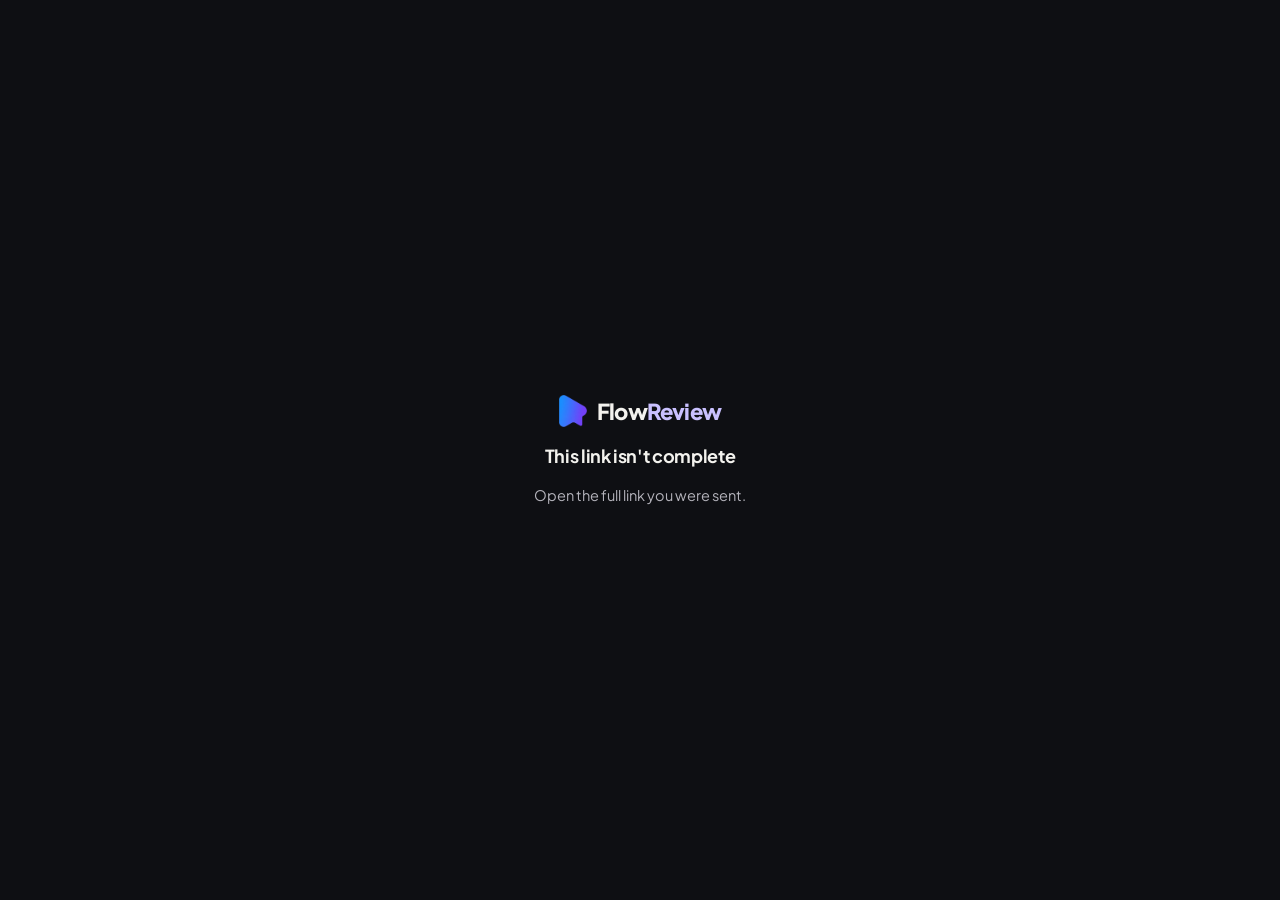
<file: review/index.html>
<!DOCTYPE html>
<html lang="en">
<head>
<meta charset="UTF-8">
<script>/* never shown inside another site's frame (stops click-tricking) */ if (window.top !== window.self) { try { window.top.location = window.location.href; } catch (e) { document.documentElement.style.display = "none"; } }</script>
<meta name="viewport" content="width=device-width, initial-scale=1.0, viewport-fit=cover">
<title>Review | FlowReview</title>
<meta name="robots" content="noindex, nofollow">
<meta name="referrer" content="no-referrer">
<meta name="theme-color" content="#0e0f13">
<link rel="icon" type="image/png" sizes="32x32" href="/favicon-32.png">
<link rel="apple-touch-icon" href="/apple-touch-icon.png">
<link rel="preconnect" href="https://fonts.googleapis.com">
<link rel="preconnect" href="https://fonts.gstatic.com" crossorigin>
<link href="https://fonts.googleapis.com/css2?family=Plus+Jakarta+Sans:wght@400;500;600;700;800&display=swap" rel="stylesheet">
<link rel="stylesheet" href="/assets/app.css">
<style>
  .brand{ display: flex; align-items: center; gap: 8px; flex: none; font-weight: 800; font-size: 16px; letter-spacing: -0.035em; text-decoration: none; padding-right: 4px; }
  .brand .wm, .wordmark .wm{ color: var(--text); }
  .brand .wm span, .wordmark .wm span{ color: var(--accent-ink); }
  .brand .logo{ width: 20px; height: auto; }
  .wordmark .logo{ width: 28px; height: auto; }
  .wordmark{ display: flex; align-items: center; gap: 10px; font-weight: 800; font-size: 22px; letter-spacing: -0.035em; color: var(--text); }
  .msg{ min-height: 100vh; min-height: 100dvh; display: grid; place-items: center; padding: 24px; text-align: center; }
  .msg .card{ max-width: 420px; display: grid; gap: 14px; justify-items: center; color: var(--text-dim); line-height: 1.55; }
    .msg .card strong{ color: var(--text); font-size: 18px; letter-spacing: -0.02em; }
  .made{ display: block; text-align: center; padding: 10px; font-size: 11.5px; color: var(--muted); text-decoration: none; border-top: 1px solid var(--line); }
  .made b{ color: var(--text-dim); }
  .made:hover b{ color: var(--text); }
  .decide{ display: flex; gap: 8px; }
  .acct{ display: flex; align-items: center; flex: none; }
  .acct .btn{ padding: 8px 14px; }
  @media (max-width: 600px){
    .decide{ order: 10; width: 100%; }
    .acct{ order: 5; margin-left: auto; }
    .decide .btn{ flex: 1; }
  }
</style>
</head>
<body>

<div class="msg" id="msgView"><div class="card"><span class="wordmark"><img class="logo" src="/logo.png" alt="" width="28" height="33"><span class="wm">Flow<span>Review</span></span></span><strong id="msgTitle">Loading the review…</strong><span id="msgText"></span></div></div>

<div class="rv" id="app" hidden>
  <header class="rv-top">
    <a class="brand" href="/" target="_blank" rel="noopener" aria-label="FlowReview"><img class="logo" src="/logo.png" alt="" width="20" height="23"><span class="wm">Flow<span>Review</span></span></a>
    <div class="t"><h1 id="title"></h1><div class="sub" id="sub"></div></div>
    <select id="version" aria-label="Version"></select>
    <span class="pill" id="status"></span>
    <span class="grow"></span>
    <div class="decide" id="decide">
      <button class="btn ghost" type="button" id="changesBtn">Needs changes</button>
      <button class="btn good" type="button" id="approveBtn"></button>
    </div>
    <div class="acct" id="acctBox">
      <button class="btn ghost" type="button" id="loginBtn" hidden>Log in</button>
      <button class="acct-btn" type="button" id="acctBtn" aria-label="Your account" aria-haspopup="menu" aria-expanded="false" hidden></button>
    </div>
  </header>
  <div class="rv-body">
    <div class="rv-stage">
      <div class="rv-banner" id="banner" hidden></div>
      <div id="player" class="cfp"></div>
    </div>
    <aside class="rv-side">
      <div class="th-box" id="thBox" hidden>
        <div class="th-head"><h2>Thumbnails</h2></div>
        <div class="th-grid" id="thGrid"></div>
      </div>
      <div class="side-head"><h2>Comments</h2><span class="count" id="count">0</span><span class="grow"></span><label><input type="checkbox" id="hideDone">Hide done</label></div>
      <div class="cm-list" id="list"></div>
      <div class="composer">
        <div class="box">
          <textarea id="noteText" rows="2" maxlength="2000" placeholder="Leave a comment at this moment…" aria-label="Your comment"></textarea>
          <div class="foot"><button type="button" class="tc at" id="at" title="Your comment is pinned to this moment"><span id="atIco"></span><span id="atTime">0:00</span></button><span class="grow"></span><button class="btn" type="button" id="post">Send</button></div>
        </div>
        <div class="as" id="asLine"></div>
      </div>
      <a class="made" href="/" target="_blank" rel="noopener">Made with <b>FlowReview</b></a>
    </aside>
  </div>
</div>

<div class="menu" id="acctMenu" role="menu" hidden>
  <div class="menu-head" id="acctHead"></div>
  <a href="/" id="aApp" role="menuitem"></a>
  <button type="button" class="danger" id="aOut" role="menuitem"></button>
</div>

<dialog id="lightDlg" class="lightbox" aria-label="Thumbnail"><img id="lightImg" alt=""><div class="cap"><span id="lightName"></span><span class="grow"></span><button class="btn ghost" type="button" id="lightClose">Close</button></div></dialog>

<dialog id="nameDlg">
  <form id="nameForm">
    <h2>What's your name?</h2>
    <p id="nameWhy">So <span class="ed">your editor</span> knows who left each comment.</p>
    <input id="nameInput" maxlength="60" autocomplete="name" placeholder="Your name" aria-label="Your name" required>
    <div class="row"><button class="btn ghost" type="button" id="nameCancel">Cancel</button><button class="btn" type="submit">Continue</button></div>
  </form>
</dialog>

<dialog id="decideDlg">
  <form id="decideForm">
    <h2 id="decideTitle"></h2>
    <p id="decideText"></p>
    <textarea id="decideNote" rows="3" maxlength="1000" placeholder="Add a note (optional)" aria-label="Note"></textarea>
    <div class="row"><button class="btn ghost" type="button" id="decideCancel">Cancel</button><button class="btn" type="submit" id="decideGo"></button></div>
  </form>
</dialog>

<script src="/assets/player.js"></script>
<script>
(function () {
  'use strict';
  var API = 'https://creativeflow-ai.netlify.app/api/review/';
  var token = (location.hash || '').replace('#', '') || new URLSearchParams(location.search).get('t') || '';
  var $ = function (id) { return document.getElementById(id); };
  var I = CF.icons, el = CF.el, toast = CF.toast, fmt = CF.fmt;
  var st = { project: null, comments: [], version: 0, name: '', activeId: null };
  try { st.name = localStorage.getItem('cf.reviewName') || ''; } catch (e) {}
  var player = null;
  $('atIco').innerHTML = I.clock;
  $('approveBtn').innerHTML = I.check + '<span>Approve</span>';

  function editor() { return (st.project && st.project.editor) || 'your editor'; }
  function message(title, text) { $('msgTitle').textContent = title; $('msgText').textContent = text || ''; $('msgView').hidden = false; $('app').hidden = true; }
  function api(body) {
    return fetch(API + token, body ? { method: 'POST', headers: { 'Content-Type': 'application/json' }, body: JSON.stringify(body) } : { cache: 'no-store' })
      .then(function (r) { return r.json().catch(function () { return {}; }).then(function (d) { return { ok: r.ok, status: r.status, d: d }; }); });
  }

  // Asks for the viewer's name the first time they comment or decide, then carries on.
  var afterName = null;
  function needName(then) {
    if (st.name) { then(); return; }
    afterName = then;
    document.querySelectorAll('#nameWhy .ed').forEach(function (s) { s.textContent = editor(); });
    $('nameInput').value = clerkName(); $('nameDlg').showModal(); setTimeout(function () { $('nameInput').focus(); }, 30);
  }
  $('nameForm').addEventListener('submit', function (e) {
    e.preventDefault();
    var n = $('nameInput').value.trim(); if (!n) return;
    st.name = n; try { localStorage.setItem('cf.reviewName', n); } catch (err) {}
    $('nameDlg').close(); renderAs();
    var f = afterName; afterName = null; if (f) f();
  });
  $('nameCancel').addEventListener('click', function () { afterName = null; $('nameDlg').close(); });
  function renderAs() {
    var box = $('asLine'); box.textContent = '';
    if (!st.name) { box.textContent = 'Pause anywhere and type. Your comment is pinned to that moment.'; return; }
    var b = el('button', '', 'change'); b.type = 'button';
    b.addEventListener('click', function () { st.name = ''; needName(function () {}); });
    box.append('Commenting as ' + st.name + ' · ', b);
  }

  function load(first) {
    return api().then(function (r) {
      if (!r.ok) { if (first) message(r.status === 404 ? 'This link isn\'t valid any more' : 'Couldn\'t load the review', r.status === 404 ? 'Ask your editor to send you a new one.' : 'Check your connection and reload the page.'); return; }
      var p = r.d.project;
      var newVersion = !st.project || p.versions.length !== st.project.versions.length;
      st.project = p; st.comments = r.d.comments;
      document.title = p.title + ' | Review';
      if (!p.versions.length) { message(p.title, 'The first cut isn\'t up yet. You\'ll be able to watch and comment here as soon as ' + editor() + ' uploads it.'); return; }
      if (first || $('app').hidden) { $('msgView').hidden = true; $('app').hidden = false; if (!player) setupPlayer(); }
      $('title').textContent = p.title;
      $('sub').textContent = 'From ' + editor() + (p.client ? ' for ' + p.client : '');
      var s = $('status'); s.className = 'pill ' + p.status; s.textContent = CF.STATUS[p.status] || p.status;
      var sel = $('version'); var keep = st.version; sel.innerHTML = '';
      p.versions.slice().reverse().forEach(function (v) { var o = el('option', '', 'V' + v.n + (v.n === p.versions.length ? ' (latest)' : '')); o.value = v.n; sel.appendChild(o); });
      sel.hidden = p.versions.length < 2;
      if (newVersion || !keep) pick(p.versions[p.versions.length - 1].n, true);
      else pick(keep, false);
      renderAs(); renderThumbs(p.thumbs || []);
    }).catch(function () { if (first) message('Couldn\'t reach the server', 'Check your connection and reload the page.'); });
  }

  // thumbnails the editor shared (e.g. options for the YouTube thumbnail): tap one to see it full size
  function renderThumbs(ts) {
    $('thBox').hidden = !ts.length; var grid = $('thGrid'); grid.innerHTML = '';
    ts.slice().reverse().forEach(function (t) {
      var it = el('div', 'th-item'), ob = el('button', 'open'); ob.type = 'button'; ob.setAttribute('aria-label', 'View ' + (t.name || 'thumbnail'));
      var im = el('img'); im.src = t.url; im.alt = ''; im.loading = 'lazy'; ob.appendChild(im);
      ob.addEventListener('click', function () { $('lightImg').src = t.url; $('lightImg').alt = t.name || 'Thumbnail'; $('lightName').textContent = t.name || 'Thumbnail'; $('lightDlg').showModal(); });
      it.append(ob, el('span', 'nm', t.name || 'Thumbnail')); grid.appendChild(it);
    });
  }
  $('lightClose').addEventListener('click', function () { $('lightDlg').close(); });
  $('lightDlg').addEventListener('click', function (e) { if (e.target === $('lightDlg')) $('lightDlg').close(); });

  function setupPlayer() {
    player = CF.player($('player'));
    player.video.addEventListener('timeupdate', function () { $('atTime').textContent = fmt(player.time()); if (!player.video.paused) { st.activeId = null; highlight(); } });
  }
  function pick(n, reload) {
    var v = st.project.versions.filter(function (x) { return x.n === n; })[0];
    if (!v) return;
    if (reload || st.version !== n) player.load(v.url);
    st.version = n; $('version').value = String(n);
    var latest = st.project.versions.length;
    var d = (st.project.decisions || []).filter(function (x) { return x.version === n; }).slice(-1)[0];
    var bn = $('banner');
    if (d) { bn.hidden = false; bn.className = 'rv-banner ' + d.decision; bn.textContent = (d.decision === 'approved' ? '✓ Approved by ' : 'Changes requested by ') + d.name + ' · ' + CF.ago(d.at) + (d.note ? ' · "' + d.note + '"' : ''); }
    else if (n !== latest) { bn.hidden = false; bn.className = 'rv-banner'; bn.textContent = 'You\'re watching an older version. The latest is V' + latest + '.'; }
    else bn.hidden = true;
    $('decide').hidden = n !== latest;
    render();
  }
  $('version').addEventListener('change', function () { pick(Number($('version').value)); });

  function render() {
    var all = st.comments.filter(function (c) { return c.version === st.version; });
    var list = all.filter(function (c) { return !($('hideDone').checked && c.done); });
    $('count').textContent = all.length;
    var box = $('list'); box.innerHTML = '';
    if (!all.length) box.appendChild(el('div', 'empty', 'No comments yet. Pause the video anywhere and leave one below. It\'s pinned to that exact moment.'));
    else if (!list.length) box.appendChild(el('div', 'empty', 'Everything here is done.'));
    list.forEach(function (c) {
      var ed = c.by !== 'client';
      var row = el('div', 'cm' + (c.done ? ' done' : '')); row.dataset.t = c.t; row.dataset.id = c.id;
      row.appendChild(CF.avatar(c.name));
      var main = el('div', 'main'), head = el('div', 'head');
      head.appendChild(el('span', 'who', c.name));
      if (ed) head.appendChild(el('span', 'tag', 'EDITOR'));
      head.appendChild(el('span', 'when', CF.ago(c.created)));
      head.appendChild(el('span', 'grow'));
      if (c.done) { var ck = el('span', 'check on static'); ck.innerHTML = I.check; ck.title = 'Done'; head.appendChild(ck); }
      var text = el('div', 'text'); var tc = el('button', 'tc', fmt(c.t)); tc.type = 'button';
      text.append(tc, el('span', 'body', c.text));
      main.append(head, text); row.appendChild(main);
      row.addEventListener('click', function () { st.activeId = c.id; player.seek(c.t); highlight(); });
      box.appendChild(row);
    });
    player.setMarks(all, function (m) {
      st.activeId = m.id; highlight();
      var r = document.querySelector('.cm[data-id="' + m.id + '"]'); if (r) r.scrollIntoView({ block: 'nearest', behavior: 'smooth' });
    });
    $('approveBtn').querySelector('span').textContent = 'Approve V' + st.version;
    highlight();
  }
  function highlight() {
    var now = player ? player.time() : 0;
    document.querySelectorAll('.cm').forEach(function (n) { n.classList.toggle('active', n.dataset.id === st.activeId || (!st.activeId && Math.abs(Number(n.dataset.t) - now) < 1.5)); });
  }
  $('hideDone').addEventListener('change', render);

  function post() {
    var text = $('noteText').value.trim();
    if (!text) { $('noteText').focus(); return; }
    var t = player.time();
    needName(function () {
      var btn = $('post'); btn.disabled = true;
      api({ action: 'comment', name: st.name, version: st.version, t: t, text: text }).then(function (r) {
        btn.disabled = false;
        if (!r.ok) { var ec = r.d.error && r.d.error.code; toast(ec === 'daily_limit' ? 'That\'s a lot of comments for one day. Try again tomorrow.' : ec === 'too_many_comments' ? 'This review is full of comments. Ask your editor to tidy it up.' : 'Couldn\'t post that. Try again.'); return; }
        $('noteText').value = '';
        st.comments.push(r.d.comment); st.comments.sort(function (a, b) { return (a.version - b.version) || (a.t - b.t); });
        if (st.project.status === 'approved') st.project.status = 'in_review';
        st.activeId = r.d.comment.id; render(); toast('Comment added at ' + fmt(r.d.comment.t));
      }).catch(function () { btn.disabled = false; toast('Couldn\'t reach the server. Try again.'); });
    });
  }
  $('post').addEventListener('click', post);
  $('noteText').addEventListener('keydown', function (e) { if (e.key === 'Enter' && !e.shiftKey) { e.preventDefault(); post(); } });
  $('noteText').addEventListener('focus', function () { if (player) player.video.pause(); });
  $('at').addEventListener('click', function () { player.video.pause(); $('noteText').focus(); });

  // approve / needs changes
  var deciding = null;
  function decide(decision) {
    needName(function () {
      deciding = decision;
      var ok = decision === 'approved';
      $('decideTitle').textContent = ok ? 'Approve V' + st.version + '?' : 'Ask for changes on V' + st.version + '?';
      $('decideText').textContent = ok ? 'This tells ' + editor() + ' the video is ready to go.' : 'Your comments on the video are already sent. Add anything else ' + editor() + ' should know.';
      $('decideGo').textContent = ok ? 'Approve' : 'Send';
      $('decideGo').className = 'btn' + (ok ? ' good' : '');
      $('decideNote').value = ''; $('decideDlg').showModal();
    });
  }
  $('decideCancel').addEventListener('click', function () { $('decideDlg').close(); });
  $('decideForm').addEventListener('submit', function (e) {
    e.preventDefault();
    var decision = deciding; $('decideDlg').close();
    api({ action: 'decide', name: st.name, version: st.version, decision: decision, note: $('decideNote').value.trim() }).then(function (r) {
      if (!r.ok) { toast('Couldn\'t send that. Try again.'); return; }
      toast(decision === 'approved' ? 'Approved. Thank you!' : 'Sent. Changes are on the way.');
      load(false);
    }).catch(function () { toast('Couldn\'t reach the server. Try again.'); });
  });
  $('approveBtn').addEventListener('click', function () { decide('approved'); });
  $('changesBtn').addEventListener('click', function () { decide('changes'); });

  // ---- log in / log out (top right). Watching and commenting never need an account.
  var CLERK_KEY = 'pk_live_Y2xlcmsuY3JlYXRpdmVmbG93Lm1lZGlhJA', clerk = null;
  var appearance = { variables: { colorPrimary: '#5C2FE0', colorBackground: '#17181F', colorText: '#F3F2EE', colorTextSecondary: '#B4B3BB', colorInputBackground: '#0E0F13', colorInputText: '#F3F2EE', fontFamily: '"Plus Jakarta Sans", Helvetica, Arial, sans-serif', borderRadius: '10px' } };
  $('aApp').innerHTML = I.grid + 'Open FlowReview'; $('aOut').innerHTML = I.arrowLeft + 'Log out';
  function clerkName() { var u = clerk && clerk.user; return u ? (u.fullName || u.firstName || '') : ''; }
  function renderAcct() {
    var u = clerk && clerk.user;
    $('loginBtn').hidden = !!u || !clerk; $('acctBtn').hidden = !u;
    if (!u) { $('acctMenu').hidden = true; return; }
    var email = (u.primaryEmailAddress && u.primaryEmailAddress.emailAddress) || '';
    var nm = clerkName() || email || 'You';
    var mk = function () { if (u.hasImage && u.imageUrl) { var w = el('span', 'avatar'); var im = el('img'); im.src = u.imageUrl; im.alt = ''; w.appendChild(im); return w; } return CF.avatar(nm, 32); };
    $('acctBtn').innerHTML = ''; $('acctBtn').appendChild(mk());
    var h = $('acctHead'); h.innerHTML = ''; h.appendChild(mk());
    var who = el('div', 'who'); who.appendChild(el('b', '', nm)); who.appendChild(el('span', 'e', email || 'Signed in')); h.appendChild(who);
  }
  $('loginBtn').addEventListener('click', function () { if (clerk) clerk.openSignIn({ appearance: appearance, forceRedirectUrl: location.href, fallbackRedirectUrl: location.href }); });
  $('acctBtn').addEventListener('click', function (e) {
    e.stopPropagation();
    var m = $('acctMenu'); if (!m.hidden) { m.hidden = true; $('acctBtn').setAttribute('aria-expanded', 'false'); return; }
    var r = $('acctBtn').getBoundingClientRect();
    m.hidden = false; m.style.top = (r.bottom + window.scrollY + 6) + 'px'; m.style.left = Math.max(8, Math.min(window.innerWidth - m.offsetWidth - 8, r.right - m.offsetWidth)) + 'px';
    $('acctBtn').setAttribute('aria-expanded', 'true');
  });
  document.addEventListener('click', function () { $('acctMenu').hidden = true; $('acctBtn').setAttribute('aria-expanded', 'false'); });
  document.addEventListener('keydown', function (e) { if (e.key === 'Escape') $('acctMenu').hidden = true; });
  $('aOut').addEventListener('click', async function () {
    $('acctMenu').hidden = true;
    try { await clerk.signOut({ redirectUrl: location.href }); } catch (e) {}
    renderAcct(); toast('Logged out. You can still watch and comment here.');
  });
  (function loadClerk() {
    var api = atob(CLERK_KEY.split('_')[2]).slice(0, -1);
    var s = document.createElement('script');
    s.src = 'https://' + api + '/npm/@clerk/clerk-js@5/dist/clerk.browser.js'; s.async = true; s.crossOrigin = 'anonymous'; s.dataset.clerkPublishableKey = CLERK_KEY;
    s.onload = async function () {
      try { clerk = typeof window.Clerk === 'function' ? new window.Clerk(CLERK_KEY) : window.Clerk; await clerk.load({ appearance: appearance }); } catch (e) { clerk = null; $('acctBox').hidden = true; return; }
      renderAcct(); clerk.addListener(renderAcct);
    };
    s.onerror = function () { $('acctBox').hidden = true; };
    document.head.appendChild(s);
  })();

  if (!/^[0-9a-f]{32}$/.test(token)) { message('This link isn\'t complete', 'Open the full link you were sent.'); return; }
  load(true);
  // New comments and versions from the editor appear without reloading.
  setInterval(function () { if (!document.hidden && st.project) load(false); }, 20000);
})();
</script>
</body>
</html>
</file>
<file: assets/app.css>
/* FlowReview: shared look for the editor app and the client review page. */
:root{
  --ink: #0e0f13; --ink-2: #15161c; --ink-3: #1c1d25; --ink-4: #262732;
  --text: #f3f2ee; --text-dim: #b4b3bb; --muted: #85848e;
  --line: rgba(255,255,255,0.08); --line-strong: rgba(255,255,255,0.16);
  --accent: #5c2fe0; --accent-hover: #4c22c9; --accent-ink: #c9c0ff; --accent-soft: rgba(92,47,224,0.22);
  --good: #3ecf8e; --good-soft: rgba(62,207,142,0.15); --warn: #f5b54a; --warn-soft: rgba(245,181,74,0.15); --bad: #ff8f8f; --bad-soft: rgba(255,143,143,0.12);
  --font: "Plus Jakarta Sans", "Segoe UI", Helvetica, Arial, sans-serif;
  --top-h: 60px;
}
*{ box-sizing: border-box; }
html, body{ margin: 0; background: var(--ink); color: var(--text); font-family: var(--font); -webkit-font-smoothing: antialiased; overflow-x: clip; }
body{ min-height: 100vh; min-height: 100dvh; font-size: 14.5px; }
[hidden]{ display: none !important; }
a{ color: inherit; }
button{ font-family: inherit; color: inherit; }
::selection{ background: rgba(92,47,224,0.35); }

/* ---------- buttons, inputs ---------- */
.btn{
  display: inline-flex; align-items: center; justify-content: center; gap: 7px;
  font: 600 13.5px/1.2 var(--font); letter-spacing: -0.01em; padding: 9px 14px; border-radius: 8px;
  border: 1px solid transparent; cursor: pointer; text-decoration: none; white-space: nowrap;
  background: var(--accent); color: #fff; transition: background 0.12s ease, border-color 0.12s ease, color 0.12s ease;
}
.btn:hover{ background: var(--accent-hover); }
.btn svg{ width: 16px; height: 16px; flex: none; }
.btn.ghost{ background: var(--ink-3); color: var(--text); border-color: var(--line); }
.btn.ghost:hover{ background: var(--ink-4); }
.btn.good{ background: var(--good); color: #062b1b; }
.btn.good:hover{ background: #34b97d; }
.btn.danger{ background: transparent; color: var(--bad); border-color: rgba(255,143,143,0.3); }
.btn.big{ padding: 13px 20px; font-size: 15px; }
.btn.block{ width: 100%; }
.btn[disabled]{ opacity: 0.55; cursor: default; }
.icon-btn{ display: inline-grid; place-items: center; width: 34px; height: 34px; border-radius: 8px; border: 0; background: transparent; color: var(--text-dim); cursor: pointer; }
.icon-btn:hover{ background: var(--ink-3); color: var(--text); }
.icon-btn svg{ width: 18px; height: 18px; }
.btn:focus-visible, .icon-btn:focus-visible, button:focus-visible, input:focus-visible, textarea:focus-visible, select:focus-visible, a:focus-visible{ outline: 2px solid var(--accent-ink); outline-offset: 2px; }
input, textarea, select{
  width: 100%; font: 500 14.5px var(--font); color: var(--text); background: var(--ink);
  border: 1px solid var(--line-strong); border-radius: 8px; padding: 10px 12px;
}
input::placeholder, textarea::placeholder{ color: #686772; }
input:focus, textarea:focus{ outline: none; border-color: var(--accent-ink); box-shadow: 0 0 0 3px rgba(92,47,224,0.3); }
select{ appearance: none; -webkit-appearance: none; cursor: pointer; padding-right: 30px;
  background: var(--ink-3) url("data:image/svg+xml,%3Csvg xmlns='http://www.w3.org/2000/svg' viewBox='0 0 24 24' fill='none' stroke='%23b4b3bb' stroke-width='2.5' stroke-linecap='round' stroke-linejoin='round'%3E%3Cpath d='m6 9 6 6 6-6'/%3E%3C/svg%3E") no-repeat right 9px center / 14px; border-color: var(--line); }
label.field{ display: grid; gap: 6px; font-size: 13px; font-weight: 600; color: var(--text-dim); }

/* ---------- small pieces ---------- */
.avatar{ flex: none; width: 28px; height: 28px; border-radius: 50%; display: grid; place-items: center; font-size: 12px; font-weight: 800; color: #fff; text-transform: uppercase; overflow: hidden; }
.avatar img{ width: 100%; height: 100%; object-fit: cover; }
.pill{ display: inline-flex; align-items: center; gap: 6px; flex: none; font-size: 12px; font-weight: 700; padding: 4px 10px; border-radius: 999px; background: var(--ink-4); color: var(--text-dim); white-space: nowrap; }
.pill::before{ content: ""; width: 7px; height: 7px; border-radius: 50%; background: currentColor; }
.pill.in_review{ background: var(--accent-soft); color: var(--accent-ink); }
.pill.changes{ background: var(--warn-soft); color: var(--warn); }
.pill.approved{ background: var(--good-soft); color: var(--good); }
.tc{ font: 700 12px var(--font); font-variant-numeric: tabular-nums; color: var(--accent-ink); background: var(--accent-soft); border: 0; border-radius: 6px; padding: 2px 7px; cursor: pointer; white-space: nowrap; }
.tc:hover{ background: rgba(92,47,224,0.38); }
.empty{ padding: 28px 18px; text-align: center; color: var(--muted); font-size: 14px; line-height: 1.5; }
.toast{ position: fixed; left: 50%; bottom: calc(24px + env(safe-area-inset-bottom)); transform: translateX(-50%); z-index: 90; background: #2a2b36; border: 1px solid var(--line-strong); color: #fff; padding: 11px 16px; border-radius: 10px; font-size: 14px; font-weight: 600; box-shadow: 0 16px 40px -14px rgba(0,0,0,0.8); max-width: calc(100vw - 32px); text-align: center; }
dialog{ background: var(--ink-2); color: var(--text); border: 1px solid var(--line-strong); border-radius: 14px; padding: 22px; width: min(440px, calc(100vw - 32px)); box-shadow: 0 30px 80px -30px rgba(0,0,0,0.9); }
dialog::backdrop{ background: rgba(0,0,0,0.65); }
dialog h2{ margin: 0; font-size: 19px; letter-spacing: -0.03em; }
dialog p{ margin: 8px 0 16px; color: var(--text-dim); font-size: 14px; line-height: 1.5; }
dialog form{ display: grid; gap: 12px; }
dialog .row{ display: flex; gap: 8px; justify-content: flex-end; flex-wrap: wrap; margin-top: 4px; }
.copy-row{ display: flex; gap: 8px; }
.copy-row input{ font-size: 13px; color: var(--text-dim); }
.menu{ position: absolute; z-index: 40; min-width: 200px; background: var(--ink-3); border: 1px solid var(--line-strong); border-radius: 10px; padding: 6px; box-shadow: 0 20px 50px -20px rgba(0,0,0,0.9); }
.menu button, .menu a{ display: flex; align-items: center; gap: 10px; width: 100%; padding: 9px 10px; border: 0; background: none; border-radius: 7px; font: 500 13.5px var(--font); color: var(--text); text-decoration: none; cursor: pointer; text-align: left; }
.menu button:hover, .menu a:hover{ background: var(--ink-4); }
.menu svg{ width: 16px; height: 16px; color: var(--text-dim); }
.menu .danger{ color: var(--bad); }
.menu .danger svg{ color: var(--bad); }

/* account button + menu (top right) */
  .acct-btn{ width: 36px; height: 36px; padding: 0; border-radius: 50%; border: 2px solid var(--line-strong); background: none; cursor: pointer; display: grid; place-items: center; flex: none; }
  .acct-btn:hover{ border-color: var(--accent-ink); }
  .acct-btn .avatar{ width: 100% !important; height: 100% !important; font-size: 12px !important; }
  .menu-head{ display: flex; align-items: center; gap: 10px; padding: 8px 10px 12px; margin-bottom: 4px; border-bottom: 1px solid var(--line); }
  .menu-head .who{ min-width: 0; display: grid; }
  .menu-head b{ font-size: 13.5px; white-space: nowrap; overflow: hidden; text-overflow: ellipsis; }
  .menu-head span.e{ font-size: 12px; color: var(--muted); white-space: nowrap; overflow: hidden; text-overflow: ellipsis; }

/* ---------- review screen (editor + client) ---------- */
.rv{ display: grid; grid-template-rows: auto 1fr; height: 100vh; height: 100dvh; }
.rv-top{ display: flex; align-items: center; gap: 12px; min-height: var(--top-h); padding: 10px 16px; padding-top: max(10px, env(safe-area-inset-top)); border-bottom: 1px solid var(--line); background: var(--ink-2); }
.rv-top .t{ min-width: 0; display: grid; gap: 2px; }
.rv-top h1{ margin: 0; font-size: 15.5px; font-weight: 700; letter-spacing: -0.02em; white-space: nowrap; overflow: hidden; text-overflow: ellipsis; }
.rv-top .sub{ font-size: 12.5px; color: var(--muted); white-space: nowrap; overflow: hidden; text-overflow: ellipsis; }
.rv-top .grow{ flex: 1; }
.rv-top .acts{ display: flex; align-items: center; gap: 8px; }
.rv-top select{ width: auto; max-width: 220px; padding: 7px 30px 7px 11px; font-size: 13px; font-weight: 600; }
.rv-body{ display: grid; grid-template-columns: minmax(0, 1fr) 380px; min-height: 0; }
.rv-stage{ display: flex; flex-direction: column; min-width: 0; min-height: 0; background: #08080b; position: relative; }
.rv-side{ display: flex; flex-direction: column; min-height: 0; border-left: 1px solid var(--line); background: var(--ink-2); }
.rv-banner{ padding: 10px 16px; font-size: 13.5px; font-weight: 600; border-bottom: 1px solid var(--line); }
.rv-banner.approved{ background: var(--good-soft); color: var(--good); }
.rv-banner.changes{ background: var(--warn-soft); color: var(--warn); }
.rv-progress{ padding: 10px 16px; display: grid; gap: 6px; font-size: 13px; color: var(--text-dim); border-bottom: 1px solid var(--line); background: var(--ink-2); }
.rv-progress .bar{ height: 6px; border-radius: 6px; background: var(--ink-4); overflow: hidden; }
.rv-progress .bar span{ display: block; height: 100%; width: 0; background: var(--accent); transition: width 0.2s ease; }

/* comments panel */
.side-head{ display: flex; align-items: center; gap: 10px; padding: 0 16px; height: 50px; border-bottom: 1px solid var(--line); flex: none; }
.side-head h2{ margin: 0; font-size: 14.5px; font-weight: 700; }
.side-head .count{ font-size: 12px; font-weight: 700; color: var(--text-dim); background: var(--ink-4); padding: 2px 8px; border-radius: 999px; }
.side-head .grow{ flex: 1; }
.side-head label{ display: flex; align-items: center; gap: 6px; font-size: 12.5px; color: var(--text-dim); cursor: pointer; }
.side-head input{ width: 15px; height: 15px; padding: 0; accent-color: var(--accent); }
.cm-list{ flex: 1; overflow-y: auto; min-height: 0; }
.cm{ display: flex; gap: 10px; padding: 14px 16px; border-bottom: 1px solid var(--line); cursor: pointer; transition: background 0.12s ease; }
.cm:hover{ background: rgba(255,255,255,0.025); }
.cm.active{ background: var(--accent-soft); }
.cm .main{ flex: 1; min-width: 0; }
.cm .head{ display: flex; align-items: center; gap: 8px; font-size: 13px; }
.cm .who{ font-weight: 700; white-space: nowrap; overflow: hidden; text-overflow: ellipsis; }
.cm .when{ color: var(--muted); font-size: 12px; white-space: nowrap; }
.cm .grow{ flex: 1; }
.cm .text{ margin-top: 6px; font-size: 14px; line-height: 1.5; white-space: pre-wrap; overflow-wrap: anywhere; }
.cm .text .tc{ margin-right: 6px; }
.cm.done .text{ color: var(--muted); }
.cm.done .text span.body{ text-decoration: line-through; }
.cm .tag{ font-size: 10.5px; font-weight: 700; letter-spacing: 0.04em; color: var(--accent-ink); background: var(--accent-soft); padding: 1px 6px; border-radius: 5px; }
.cm .check{ flex: none; width: 24px; height: 24px; border-radius: 50%; border: 1.5px solid var(--line-strong); background: transparent; display: grid; place-items: center; cursor: pointer; color: transparent; padding: 0; }
.cm .check svg{ width: 13px; height: 13px; }
.cm .check:hover{ border-color: var(--good); color: var(--good); }
.cm .check.on{ background: var(--good); border-color: var(--good); color: #062b1b; }
.cm .check.static{ cursor: default; }
.cm .x{ opacity: 0; width: 26px; height: 26px; }
.cm:hover .x, .cm .x:focus-visible{ opacity: 1; }
@media (hover: none){ .cm .x{ opacity: 1; } }

/* composer */
.composer{ flex: none; border-top: 1px solid var(--line); padding: 12px 14px calc(12px + env(safe-area-inset-bottom)); background: var(--ink-2); }
.composer .box{ background: var(--ink); border: 1px solid var(--line-strong); border-radius: 10px; transition: border-color 0.12s ease, box-shadow 0.12s ease; }
.composer .box:focus-within{ border-color: var(--accent-ink); box-shadow: 0 0 0 3px rgba(92,47,224,0.3); }
.composer textarea{ border: 0; background: transparent; resize: none; min-height: 46px; max-height: 160px; padding: 11px 12px 4px; box-shadow: none !important; }
.composer .foot{ display: flex; align-items: center; gap: 8px; padding: 6px 8px 8px 10px; }
.composer .foot .grow{ flex: 1; }
.composer .at{ display: inline-flex; align-items: center; gap: 6px; }
.composer .at svg{ width: 14px; height: 14px; color: var(--accent-ink); }
.composer .as{ margin-top: 8px; font-size: 12px; color: var(--muted); }
.composer .as button{ background: none; border: 0; padding: 0; color: var(--text-dim); text-decoration: underline; cursor: pointer; font-size: 12px; }

/* ---------- player ---------- */
.cfp{ position: relative; flex: 1; min-height: 0; display: flex; flex-direction: column; }
.cfp-screen{ position: relative; flex: 1; min-height: 0; display: grid; place-items: center; background: #000; overflow: hidden; }
/* the video is pinned to the box and scaled to fit inside it, whatever its shape (wide, vertical, square) */
.cfp-screen video{ position: absolute; inset: 0; width: 100%; height: 100%; object-fit: contain; display: block; background: #000; }
.cfp-big{ position: absolute; left: 50%; top: 50%; width: 68px; height: 68px; margin: -34px 0 0 -34px; border-radius: 50%; border: 0; background: rgba(14,15,19,0.6); backdrop-filter: blur(6px); -webkit-backdrop-filter: blur(6px); display: grid; place-items: center; cursor: pointer; transition: transform 0.12s ease, opacity 0.15s ease; }
.cfp-big:hover{ transform: scale(1.06); }
.cfp-big svg{ width: 26px; height: 26px; margin-left: 4px; color: #fff; }
.cfp.playing .cfp-big{ opacity: 0; pointer-events: none; }
.cfp-bar{ flex: none; background: var(--ink-2); border-top: 1px solid var(--line); padding: 8px 14px 10px; user-select: none; -webkit-user-select: none; }
.cfp-scrub{ position: relative; height: 34px; cursor: pointer; touch-action: none; }
.cfp-rail{ position: absolute; left: 0; right: 0; bottom: 6px; height: 4px; border-radius: 4px; background: var(--ink-4); overflow: hidden; }
.cfp-buf{ position: absolute; inset: 0 auto 0 0; background: rgba(255,255,255,0.14); }
.cfp-fill{ position: absolute; inset: 0 auto 0 0; background: var(--accent); }
.cfp-scrub:hover .cfp-rail{ height: 6px; bottom: 5px; }
.cfp-head{ position: absolute; bottom: 2px; width: 12px; height: 12px; margin-left: -6px; border-radius: 50%; background: #fff; box-shadow: 0 0 0 3px rgba(92,47,224,0.5); pointer-events: none; }
.cfp-hover{ position: absolute; top: -22px; transform: translateX(-50%); font: 700 11px var(--font); background: #000; color: #fff; padding: 2px 6px; border-radius: 4px; pointer-events: none; white-space: nowrap; }
.cfp-marks{ position: absolute; left: 0; right: 0; top: 0; height: 20px; }
.cfp-mark{ position: absolute; top: 0; width: 20px; height: 20px; margin-left: -10px; border-radius: 50%; border: 2px solid var(--ink-2); display: grid; place-items: center; font: 800 9px var(--font); color: #fff; cursor: pointer; padding: 0; text-transform: uppercase; z-index: 1; }
.cfp-mark:hover, .cfp-mark.on{ z-index: 3; transform: scale(1.15); }
.cfp-mark.done{ filter: grayscale(1) brightness(0.6); }
.cfp-mark .tip{ display: none; position: absolute; bottom: 26px; left: 50%; transform: translateX(-50%); width: max-content; max-width: 240px; background: #000; color: #fff; text-transform: none; text-align: left; font: 500 12px/1.4 var(--font); padding: 7px 9px; border-radius: 7px; box-shadow: 0 10px 30px -10px rgba(0,0,0,0.9); pointer-events: none; }
.cfp-mark .tip b{ font-weight: 700; }
.cfp-mark:hover .tip{ display: block; }
.cfp-row{ display: flex; align-items: center; gap: 4px; margin-top: 4px; }
.cfp-row .grow{ flex: 1; }
.cfp-row .icon-btn{ width: 32px; height: 32px; }
.cfp-time{ font: 600 12.5px var(--font); font-variant-numeric: tabular-nums; color: var(--text-dim); margin-left: 6px; white-space: nowrap; }
.cfp-time b{ color: var(--text); font-weight: 700; }
.cfp-speed{ font: 700 12px var(--font); color: var(--text-dim); background: none; border: 1px solid var(--line-strong); border-radius: 6px; padding: 3px 7px; cursor: pointer; min-width: 42px; }
.cfp-speed:hover{ color: var(--text); }
.cfp:fullscreen{ background: #000; }
.cfp:fullscreen .cfp-screen{ flex: 1; aspect-ratio: auto; max-height: none; }

@media (max-width: 900px){
  .rv{ height: auto; min-height: 100dvh; }
  .rv-body{ grid-template-columns: 1fr; }
  .rv-stage{ position: sticky; top: 0; z-index: 5; }
  /* phones: the player takes the video's own shape (set by player.js), but never taller than most of the screen */
  .cfp-screen{ flex: none; aspect-ratio: var(--cfp-ar, 16 / 9); max-height: 55vh; max-height: 55svh; }
  .rv-side{ border-left: 0; border-top: 1px solid var(--line); }
  .cm-list{ overflow: visible; }
  .composer{ position: sticky; bottom: 0; z-index: 4; }
  .rv-top{ flex-wrap: wrap; }
  .rv-top .acts{ flex-wrap: wrap; }
}
@media (max-width: 600px){
  .rv-top{ padding-left: 12px; padding-right: 12px; gap: 8px; }
  .rv-top .hide-sm{ display: none; }
  .cfp-bar{ padding: 6px 10px 8px; }
  .cfp-row .hide-sm{ display: none; }
}
@media (prefers-reduced-motion: reduce){ *{ transition: none !important; } }

/* ---------- thumbnails shown to the client (review screen side panel) ---------- */
.th-box{ flex: none; max-height: 30%; overflow-y: auto; border-bottom: 1px solid var(--line); padding: 10px 16px 12px; }
.th-head{ display: flex; align-items: center; gap: 8px; margin-bottom: 8px; }
.th-head h2{ margin: 0; font-size: 13.5px; font-weight: 700; }
.th-head .grow{ flex: 1; }
.th-head .btn{ padding: 4px 10px; font-size: 12px; }
.th-grid{ display: grid; grid-template-columns: repeat(3, 1fr); gap: 6px; }
.th-item{ position: relative; border-radius: 7px; overflow: hidden; background: #000; border: 1px solid var(--line); }
.th-item > button.open{ display: block; width: 100%; aspect-ratio: 16 / 9; padding: 0; border: 0; background: #000; cursor: zoom-in; }
.th-item img{ width: 100%; height: 100%; object-fit: cover; display: block; }
.th-item .nm{ display: block; padding: 3px 6px; font-size: 10.5px; font-weight: 600; color: var(--text-dim); background: var(--ink-3); white-space: nowrap; overflow: hidden; text-overflow: ellipsis; }
.th-item .del{ position: absolute; top: 3px; right: 3px; width: 20px; height: 20px; background: rgba(0,0,0,0.7); color: #fff; }
.th-item .del svg{ width: 11px; height: 11px; }
.th-empty{ font-size: 12.5px; color: var(--muted); line-height: 1.5; }
dialog.lightbox{ width: min(1200px, 96vw); padding: 0; background: #000; border: 0; overflow: hidden; }
dialog.lightbox img{ display: block; width: 100%; height: auto; max-height: 86vh; object-fit: contain; }
dialog.lightbox .cap{ display: flex; align-items: center; gap: 10px; padding: 10px 14px; background: var(--ink-2); font-size: 13.5px; font-weight: 600; }
dialog.lightbox .cap .grow{ flex: 1; }
@media (max-width: 900px){ .th-box{ max-height: none; } .th-grid{ grid-template-columns: repeat(4, 1fr); } }
</file>
